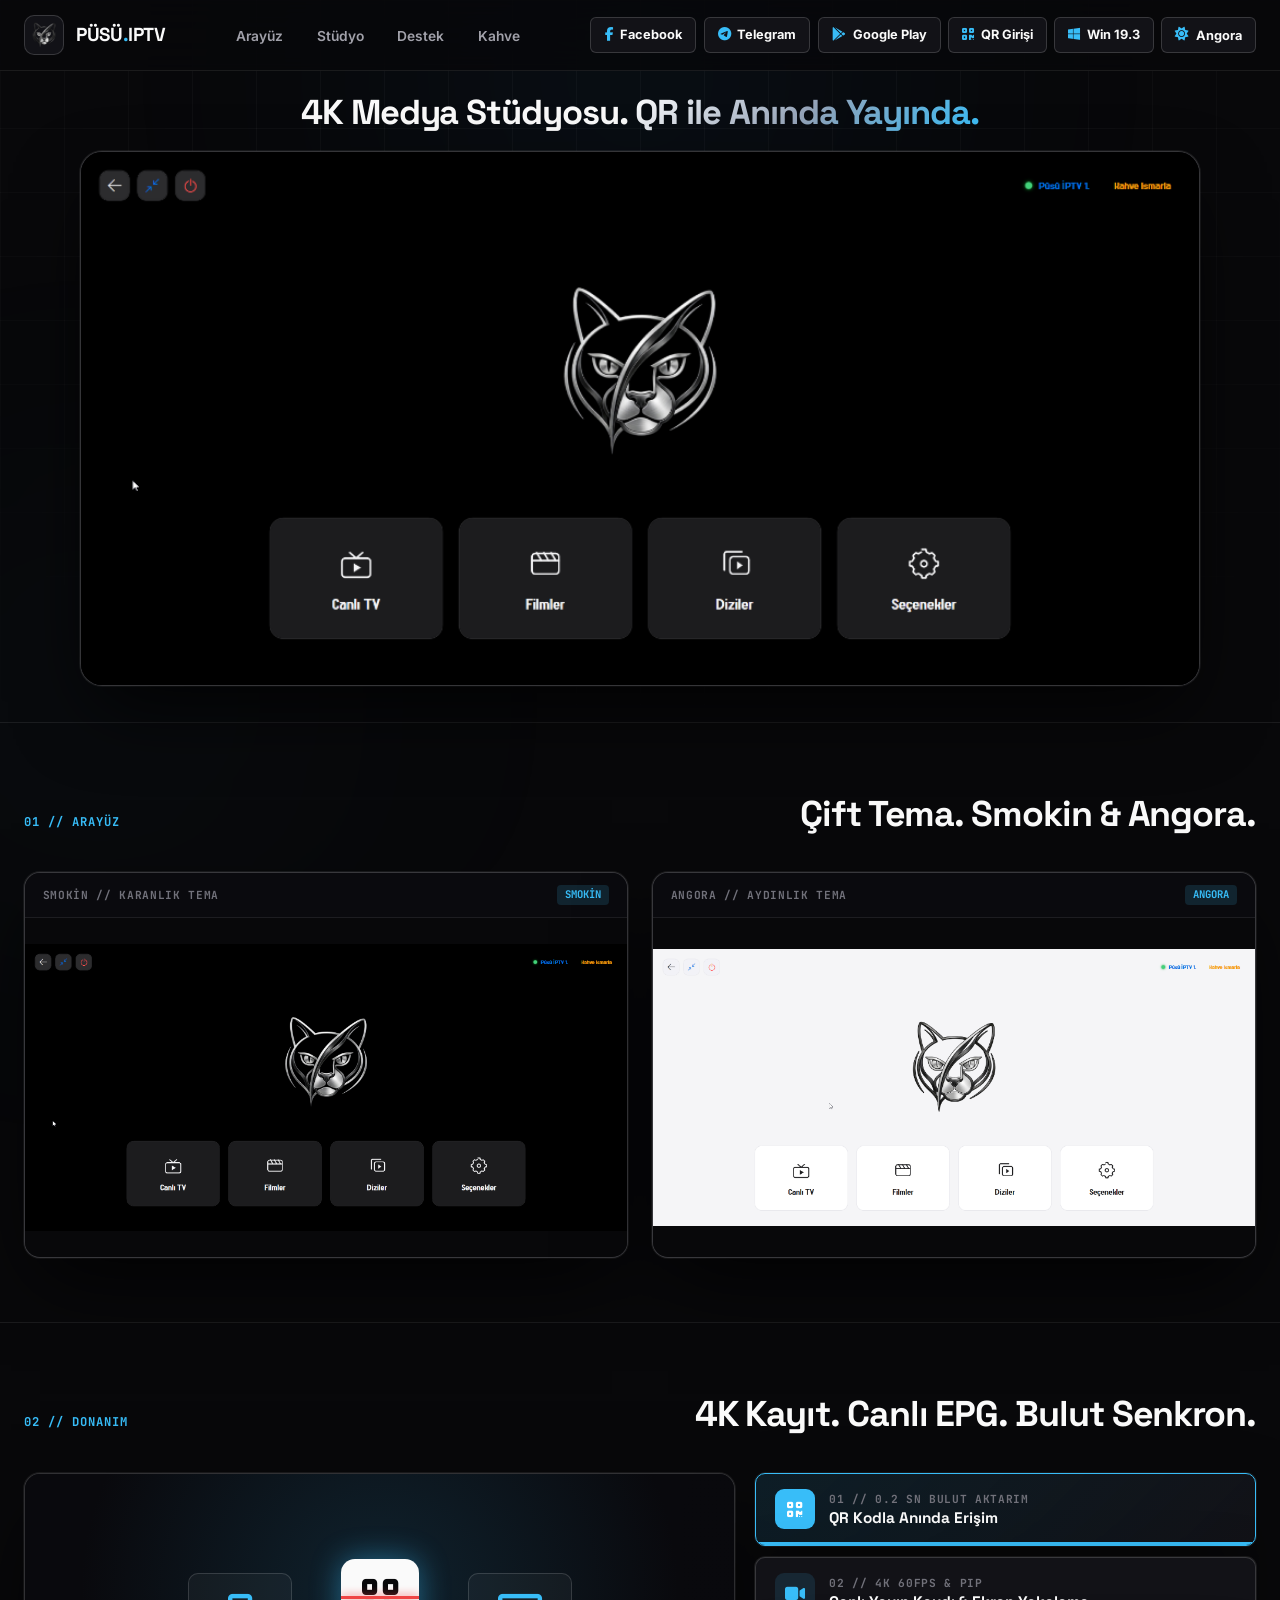
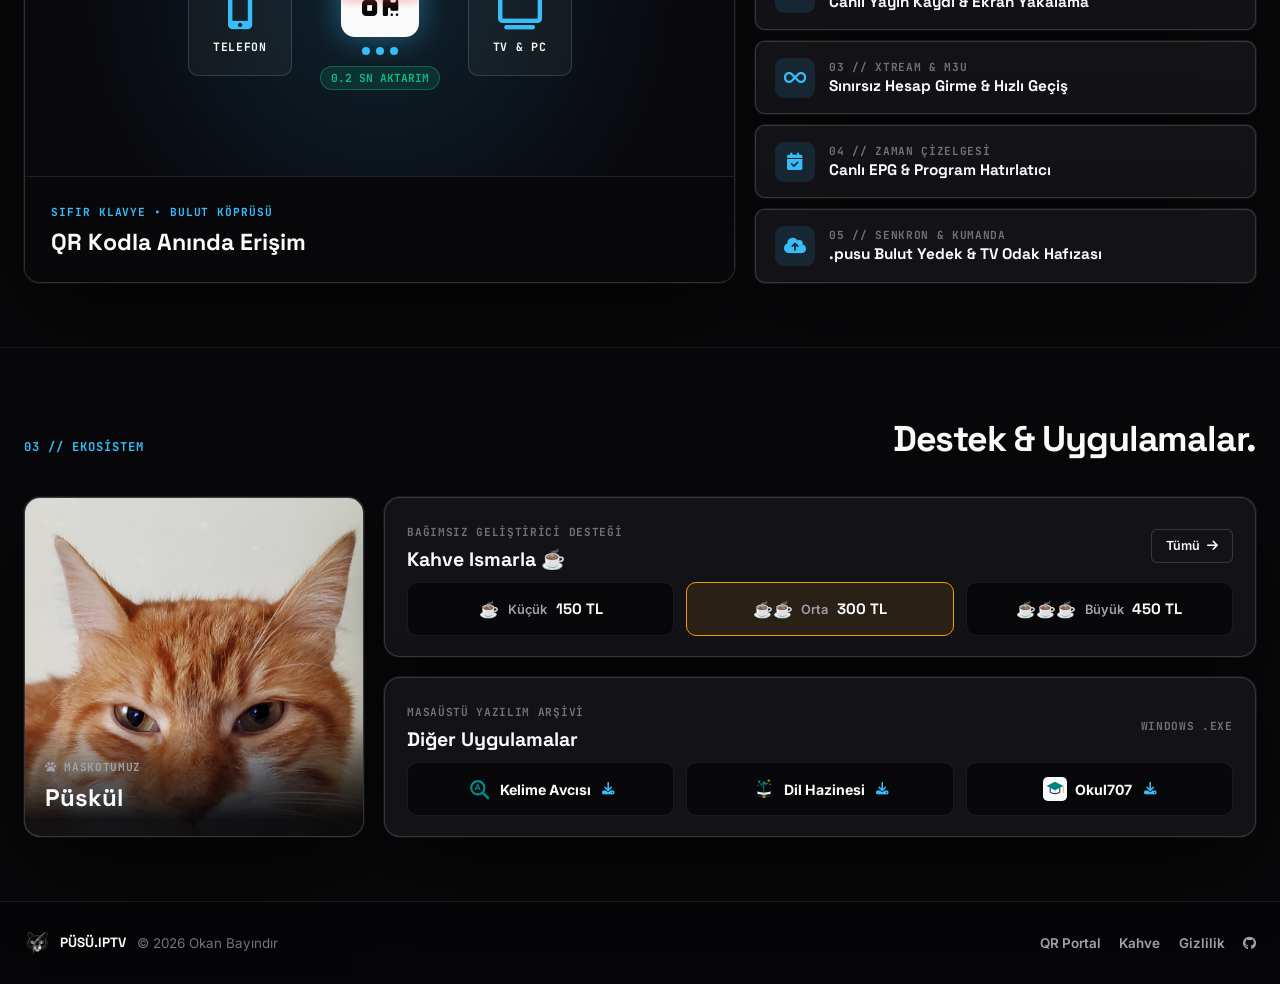
<file: index.html>
<!DOCTYPE html>
<html lang="tr" data-theme="dark">

<head>
    <meta charset="UTF-8">
    <meta name="viewport" content="width=device-width, initial-scale=1.0">
    <meta http-equiv="Cache-Control" content="no-cache, no-store, must-revalidate">
    <meta http-equiv="Pragma" content="no-cache">
    <meta http-equiv="Expires" content="0">
    <title>PÜSÜ IPTV — 4K Medya Stüdyosu • Windows &amp; Android TV</title>
    <meta name="description" content="Püsü IPTV — QR kodla anında eşleşme, 4K medya oynatıcı. Windows ve Android TV.">
    <link rel="icon" type="image/png" href="pusu_logo.png?v=20.2.0">
    <script>
        (function () {
            var params = new URLSearchParams(window.location.search);
            if (params.get('code')) {
                window.location.replace('qr.html' + window.location.search + window.location.hash);
                return;
            }
            var savedTheme = localStorage.getItem('pusu_theme') || 'dark';
            document.documentElement.setAttribute('data-theme', savedTheme);
        })();
        document.addEventListener('error', function (e) {
            if (e.target.tagName === 'IMG') {
                var src = e.target.getAttribute('src');
                if (src && !src.startsWith('images/') && !src.startsWith('http') && !src.startsWith('data:')) {
                    e.target.src = 'images/' + src;
                } else if (src && src.startsWith('images/')) {
                    e.target.src = src.replace('images/', '');
                }
            }
        }, true);
    </script>
    <link rel="preconnect" href="https://fonts.googleapis.com">
    <link rel="preconnect" href="https://fonts.gstatic.com" crossorigin>
    <link href="https://fonts.googleapis.com/css2?family=Inter:wght@500;600;700;800;900&family=JetBrains+Mono:wght@500;600;700&family=Space+Grotesk:wght@700;800&display=swap" rel="stylesheet">
    <link rel="stylesheet" href="https://cdnjs.cloudflare.com/ajax/libs/font-awesome/6.4.0/css/all.min.css">
    <link rel="preload" href="Canada.otf" as="font" type="font/otf" crossorigin>
    <link rel="stylesheet" href="style.css?v=20.2.0">
    <link rel="stylesheet" href="css/style.css?v=20.2.0">
</head>

<body>

    <div class="ds-grid-backdrop" aria-hidden="true"></div>
    <div class="ds-ambient-glow glow-top" aria-hidden="true"></div>
    <div class="ds-ambient-glow glow-mid" aria-hidden="true"></div>

    <!-- Header -->
    <header class="main-header" id="header">
        <div class="container nav-container">
            <a href="#" class="brand-logo">
                <div class="brand-emblem">
                    <img src="pusu_logo.png?v=19.7.0" alt="Püsü IPTV" class="brand-icon">
                </div>
                <div class="brand-meta">
                    <span class="brand-name">PÜSÜ<span class="brand-dot">.</span>IPTV</span>
                </div>
            </a>

            <nav class="main-nav" id="mainNav">
                <ul>
                    <li><a href="#arayuz">Arayüz</a></li>
                    <li><a href="#studyo">Stüdyo</a></li>
                    <li><a href="#destek">Destek</a></li>
                    <li><a href="kahve.html">Kahve</a></li>
                </ul>

                <!-- Sadece Mobil Menüde Açılan Hızlı Bağlantı Izgarası -->
                <div class="mobile-nav-actions">
                    <a href="https://play.google.com/store/apps/details?id=com.pusu.iptv&hl=tr" target="_blank" rel="noopener noreferrer" class="btn-header-uniform">
                        <i class="fab fa-google-play"></i>
                        <span>Google Play</span>
                    </a>
                    <a href="qr.html" class="btn-header-uniform">
                        <i class="fas fa-qrcode"></i>
                        <span>QR Girişi</span>
                    </a>
                    <a href="https://t.me/pusuiptv" target="_blank" rel="noopener noreferrer" class="btn-header-uniform">
                        <i class="fab fa-telegram"></i>
                        <span>Telegram</span>
                    </a>
                    <a href="https://www.facebook.com/share/g/18oyWEzKzU/" target="_blank" rel="noopener noreferrer" class="btn-header-uniform">
                        <i class="fab fa-facebook-f"></i>
                        <span>Facebook</span>
                    </a>
                    <a href="https://github.com/Okan707/pusu.iptv/releases/download/19.3.0/Pusu_IPTV_Setup.exe" class="btn-header-uniform btn-header-download mobile-span-2">
                        <i class="fab fa-windows"></i>
                        <span>Windows 19.3 İndir (.exe)</span>
                    </a>
                </div>
            </nav>

            <div class="header-actions">
                <a href="https://www.facebook.com/share/g/18oyWEzKzU/" target="_blank" rel="noopener noreferrer" class="btn-header-uniform hide-on-mobile" aria-label="Facebook">
                    <i class="fab fa-facebook-f"></i>
                    <span>Facebook</span>
                </a>
                <a href="https://t.me/pusuiptv" target="_blank" rel="noopener noreferrer" class="btn-header-uniform hide-on-mobile" aria-label="Telegram">
                    <i class="fab fa-telegram"></i>
                    <span>Telegram</span>
                </a>
                <a href="https://play.google.com/store/apps/details?id=com.pusu.iptv&hl=tr" target="_blank" rel="noopener noreferrer" class="btn-header-uniform" aria-label="Google Play">
                    <i class="fab fa-google-play"></i>
                    <span>Google Play</span>
                </a>
                <a href="qr.html" class="btn-header-uniform" aria-label="QR Girişi">
                    <i class="fas fa-qrcode"></i>
                    <span>QR Girişi</span>
                </a>
                <a href="https://github.com/Okan707/pusu.iptv/releases/download/19.3.0/Pusu_IPTV_Setup.exe" class="btn-header-uniform btn-header-download hide-on-mobile" aria-label="Windows 19.3">
                    <i class="fab fa-windows"></i>
                    <span>Win 19.3</span>
                </a>

                <!-- Smokin (Karanlık) / Angora (Aydınlık) Tema Değiştirici -->
                <button class="btn-header-uniform theme-toggle-btn" id="themeToggleBtn" aria-label="Temayı Değiştir" title="Smokin (Karanlık) / Angora (Aydınlık) Tema">
                    <i class="fas fa-sun theme-icon-light"></i>
                    <i class="fas fa-moon theme-icon-dark"></i>
                    <span class="theme-label" id="themeToggleLabel">Angora</span>
                </button>

                <button class="mobile-menu-toggle" id="mobileMenuBtn" aria-label="Menü">
                    <span></span>
                    <span></span>
                    <span></span>
                </button>
            </div>
        </div>
    </header>

    <!-- ==========================================================================
         01 // KARŞILAMA VİTRİNİ (İLK AÇILIŞTA TAM EKRAN SIĞAN YAPI)
         ========================================================================== -->
    <section class="ds-hero" id="hero">
        <div class="container">
            <div class="hero-top-bar reveal-fade-up">
                <h1 class="ds-hero-title">
                    4K Medya Stüdyosu. <span class="text-gradient-titanium">QR ile Anında Yayında.</span>
                </h1>
            </div>

            <!-- İlk Açılışta Alt Kısmı Kesilmeyen Tam Görünür Uygulama Çerçevesi (Üst Çubuksuz) -->
            <div class="hero-showcase-frame reveal-scale-in">
                <div class="studio-frame-outer">
                    <div class="studio-image-stage">
                        <img src="android_screen.png?v=20.0.0" alt="Püsü IPTV Karşılama Ekranı" class="hero-main-render" id="heroThemeImage">
                    </div>
                </div>
            </div>
        </div>
    </section>

    <!-- ==========================================================================
         02 // ARAYÜZ VİTRİNİ (SMOKİN & ANGORA ÇİFT TEMA)
         ========================================================================== -->
    <section class="ds-section" id="arayuz">
        <div class="container">
            <div class="ds-section-head-compact reveal-fade-up">
                <span class="ds-index">01 // ARAYÜZ</span>
                <h2 class="ds-title">Çift Tema. Smokin &amp; Angora.</h2>
            </div>

            <div class="showcase-screens-grid">
                <div class="screen-card-large reveal-fade-up">
                    <div class="screen-bar">
                        <span class="mono-xs">SMOKİN // KARANLIK TEMA</span>
                        <span class="screen-tag">SMOKİN</span>
                    </div>
                    <div class="screen-img-wrap">
                        <img src="windows_screen.png?v=20.0.0" alt="Smokin Karanlık Tema">
                    </div>
                </div>

                <div class="screen-card-large reveal-fade-up">
                    <div class="screen-bar">
                        <span class="mono-xs">ANGORA // AYDINLIK TEMA</span>
                        <span class="screen-tag">ANGORA</span>
                    </div>
                    <div class="screen-img-wrap">
                        <img src="android_screen.png?v=20.0.0" alt="Angora Aydınlık Tema">
                    </div>
                </div>
            </div>
        </div>
    </section>

    <!-- ==========================================================================
         03 // STÜDYO GÜCÜ (ANİMASYONLU ÖZELLİK TANITIM VİTRİNİ)
         ========================================================================== -->
    <section class="ds-section" id="studyo">
        <div class="container">
            <div class="ds-section-head-compact reveal-fade-up">
                <span class="ds-index">02 // DONANIM</span>
                <h2 class="ds-title">4K Kayıt. Canlı EPG. Bulut Senkron.</h2>
            </div>

            <div class="anim-showcase-wrap reveal-fade-up" id="animShowcase">
                <!-- Sol: Canlı Animasyon Sahnesi (5 Özellik Otomatik & Tıklamalı Geçiş) -->
                <div class="anim-stage-card">
                    <!-- Sahne 0: QR Kodla Anında Erişim -->
                    <div class="anim-scene active" data-scene="0">
                        <div class="scene-visual scene-qr-visual">
                            <div class="qr-anim-device qr-phone">
                                <i class="fas fa-mobile-screen-button"></i>
                                <span>TELEFON</span>
                            </div>
                            <div class="qr-anim-bridge">
                                <div class="qr-laser-box">
                                    <i class="fas fa-qrcode"></i>
                                    <span class="qr-laser-line"></span>
                                </div>
                                <div class="qr-data-stream">
                                    <span></span><span></span><span></span>
                                </div>
                                <strong class="qr-speed-tag">0.2 SN AKTARIM</strong>
                            </div>
                            <div class="qr-anim-device qr-tv">
                                <i class="fas fa-tv"></i>
                                <span>TV &amp; PC</span>
                            </div>
                        </div>
                        <div class="scene-caption">
                            <span class="bento-tag">SIFIR KLAVYE • BULUT KÖPRÜSÜ</span>
                            <h3>QR Kodla Anında Erişim</h3>
                        </div>
                    </div>

                    <!-- Sahne 1: 4K Yayın Kaydı & Anlık Kare Yakalama -->
                    <div class="anim-scene" data-scene="1">
                        <div class="scene-visual scene-rec-visual">
                            <img src="cinema_player_showcase.jpg" alt="4K Yayın Kaydı" class="scene-bg-img">
                            <div class="bento-hud-overlay">
                                <div class="rec-live-badge">
                                    <span class="rec-dot-pulse"></span>
                                    <span>REC 4K • 60 FPS</span>
                                    <span class="rec-timer">00:14:28</span>
                                </div>
                                <div class="pip-mode-tag">
                                    <i class="fas fa-camera"></i> ANLIK KARE &amp; PIP
                                </div>
                            </div>
                            <div class="rec-wave-bars">
                                <span></span><span></span><span></span><span></span><span></span><span></span><span></span><span></span>
                            </div>
                        </div>
                        <div class="scene-caption">
                            <span class="bento-tag">GPU DONANIM MOTORU</span>
                            <h3>4K Yayın Kaydı &amp; Anlık Kare Yakalama</h3>
                        </div>
                    </div>

                    <!-- Sahne 2: Sınırsız Hesap Girme (Xtream & M3U) -->
                    <div class="anim-scene" data-scene="2">
                        <div class="scene-visual scene-acc-visual">
                            <div class="acc-stack-anim">
                                <div class="acc-card-floating acc-f-1">
                                    <div class="acc-f-icon"><i class="fas fa-satellite-dish"></i></div>
                                    <div class="acc-f-info">
                                        <strong>Ulusal &amp; Spor 4K Paketi</strong>
                                        <span>Xtream Codes API • 54.000+ Kanal</span>
                                    </div>
                                    <span class="acc-f-badge">AKTİF</span>
                                </div>
                                <div class="acc-card-floating acc-f-2">
                                    <div class="acc-f-icon"><i class="fas fa-film"></i></div>
                                    <div class="acc-f-info">
                                        <strong>Sinema &amp; Dizi VOD Arşivi</strong>
                                        <span>M3U8 URL • 22.000+ İçerik</span>
                                    </div>
                                    <span class="acc-f-badge">HAZIR</span>
                                </div>
                                <div class="acc-card-floating acc-f-3">
                                    <div class="acc-f-icon"><i class="fas fa-plus"></i></div>
                                    <div class="acc-f-info">
                                        <strong>Sınırsız Yeni Profil Ekle</strong>
                                        <span>Tek Tıkla Hesaplar Arası Geçiş</span>
                                    </div>
                                    <span class="acc-f-badge">&infin; HESAP</span>
                                </div>
                            </div>
                        </div>
                        <div class="scene-caption">
                            <span class="bento-tag">ÇOKLU PORTAL YÖNETİCİSİ</span>
                            <h3>Sınırsız Xtream &amp; M3U Hesap Girme</h3>
                        </div>
                    </div>

                    <!-- Sahne 3: Canlı EPG & Program Hatırlatıcı -->
                    <div class="anim-scene" data-scene="3">
                        <div class="scene-visual scene-epg-visual">
                            <div class="epg-anim-list">
                                <div class="epg-track-card active">
                                    <div class="epg-track-top">
                                        <span class="ch-tag">SPOR 4K • CANLI</span>
                                        <span class="ch-time">20:45 - 23:00</span>
                                    </div>
                                    <strong>UEFA Şampiyonlar Ligi Finali</strong>
                                    <div class="epg-progress"><div class="epg-bar epg-bar-anim"></div></div>
                                </div>
                                <div class="epg-track-card">
                                    <div class="epg-track-top">
                                        <span class="ch-tag">SİNEMA 4K</span>
                                        <span class="ch-time">23:15</span>
                                    </div>
                                    <strong>Oppenheimer (IMAX UHD)</strong>
                                    <span class="epg-remind-badge"><i class="fas fa-bell fa-shake"></i> Hatırlatıcı Aktif</span>
                                </div>
                            </div>
                        </div>
                        <div class="scene-caption">
                            <span class="bento-tag">AKILLI ZAMAN ÇİZELGESİ</span>
                            <h3>Canlı EPG Akışı &amp; Yayın Hatırlatıcı</h3>
                        </div>
                    </div>

                    <!-- Sahne 4: .pusu Bulut Yedek & Kumanda Odak Hafızası -->
                    <div class="anim-scene" data-scene="4">
                        <div class="scene-visual scene-cloud-visual">
                            <div class="cloud-orbit-hub">
                                <div class="orbit-node"><i class="fas fa-desktop"></i><span>Windows PC</span></div>
                                <div class="orbit-beam"><span></span></div>
                                <div class="orbit-center">
                                    <img src="pusu_logo.png?v=20.1.0" alt=".pusu">
                                    <strong>.pusu</strong>
                                </div>
                                <div class="orbit-beam"><span></span></div>
                                <div class="orbit-node"><i class="fas fa-tv"></i><span>Android TV</span></div>
                            </div>
                        </div>
                        <div class="scene-caption">
                            <span class="bento-tag">CİHAZLAR ARASI TAM EŞLEŞME</span>
                            <h3>.pusu Bulut Yedek &amp; Kumanda Odak Hafızası</h3>
                        </div>
                    </div>
                </div>

                <!-- Sağ: İnteraktif Animasyonlu Özellik Seçici Liste -->
                <div class="anim-triggers-col">
                    <button class="anim-trigger-btn active" data-target="0">
                        <div class="at-icon"><i class="fas fa-qrcode"></i></div>
                        <div class="at-text">
                            <span class="mono-xs">01 // 0.2 SN BULUT AKTARIM</span>
                            <strong>QR Kodla Anında Erişim</strong>
                        </div>
                        <div class="at-progress"><span class="at-bar"></span></div>
                    </button>

                    <button class="anim-trigger-btn" data-target="1">
                        <div class="at-icon"><i class="fas fa-video"></i></div>
                        <div class="at-text">
                            <span class="mono-xs">02 // 4K 60FPS &amp; PIP</span>
                            <strong>Canlı Yayın Kaydı &amp; Ekran Yakalama</strong>
                        </div>
                        <div class="at-progress"><span class="at-bar"></span></div>
                    </button>

                    <button class="anim-trigger-btn" data-target="2">
                        <div class="at-icon"><i class="fas fa-infinity"></i></div>
                        <div class="at-text">
                            <span class="mono-xs">03 // XTREAM &amp; M3U</span>
                            <strong>Sınırsız Hesap Girme &amp; Hızlı Geçiş</strong>
                        </div>
                        <div class="at-progress"><span class="at-bar"></span></div>
                    </button>

                    <button class="anim-trigger-btn" data-target="3">
                        <div class="at-icon"><i class="fas fa-calendar-check"></i></div>
                        <div class="at-text">
                            <span class="mono-xs">04 // ZAMAN ÇİZELGESİ</span>
                            <strong>Canlı EPG &amp; Program Hatırlatıcı</strong>
                        </div>
                        <div class="at-progress"><span class="at-bar"></span></div>
                    </button>

                    <button class="anim-trigger-btn" data-target="4">
                        <div class="at-icon"><i class="fas fa-cloud-arrow-up"></i></div>
                        <div class="at-text">
                            <span class="mono-xs">05 // SENKRON &amp; KUMANDA</span>
                            <strong>.pusu Bulut Yedek &amp; TV Odak Hafızası</strong>
                        </div>
                        <div class="at-progress"><span class="at-bar"></span></div>
                    </button>
                </div>
            </div>
        </div>
    </section>

    <!-- ==========================================================================
         04 // PÜSKÜL, DESTEK & DİĞER UYGULAMALAR
         ========================================================================== -->
    <section class="ds-section" id="destek">
        <div class="container">
            <div class="ds-section-head-compact reveal-fade-up">
                <span class="ds-index">03 // EKOSİSTEM</span>
                <h2 class="ds-title">Destek &amp; Uygulamalar.</h2>
            </div>

            <div class="ecosystem-grid">
                <!-- Püskül Görsel Kartı -->
                <div class="eco-mascot-card reveal-fade-up">
                    <img src="puskul_waiting.png?v=19.8.0" alt="Püskül" class="eco-mascot-img">
                    <div class="eco-mascot-overlay">
                        <span class="mono-xs"><i class="fas fa-paw"></i> MASKOTUMUZ</span>
                        <h3>Püskül</h3>
                    </div>
                </div>

                <!-- Kahve & Diğer Projeler (Simetrik Çift Kart) -->
                <div class="eco-actions-col">
                    <!-- Üst Kart: Kahve Ismarla -->
                    <div class="eco-sym-card reveal-fade-up" id="kahve">
                        <div class="eco-sym-head">
                            <div>
                                <span class="mono-xs">BAĞIMSIZ GELİŞTİRİCİ DESTEĞİ</span>
                                <h3>Kahve Ismarla ☕</h3>
                            </div>
                            <a href="kahve.html" class="btn-ds-outline btn-sm">Tümü <i class="fas fa-arrow-right"></i></a>
                        </div>
                        <div class="eco-sym-items-grid">
                            <a href="kahve.html?t=150" class="eco-sym-item c-tier">
                                <span class="c-emoji">☕</span>
                                <span class="c-name">Küçük</span>
                                <strong class="c-price">150 TL</strong>
                            </a>
                            <a href="kahve.html?t=300" class="eco-sym-item c-tier featured">
                                <span class="c-emoji">☕☕</span>
                                <span class="c-name">Orta</span>
                                <strong class="c-price">300 TL</strong>
                            </a>
                            <a href="kahve.html?t=450" class="eco-sym-item c-tier">
                                <span class="c-emoji">☕☕☕</span>
                                <span class="c-name">Büyük</span>
                                <strong class="c-price">450 TL</strong>
                            </a>
                        </div>
                    </div>

                    <!-- Alt Kart: Diğer Uygulamalar -->
                    <div class="eco-sym-card reveal-fade-up" id="diger-projeler">
                        <div class="eco-sym-head">
                            <div>
                                <span class="mono-xs">MASAÜSTÜ YAZILIM ARŞİVİ</span>
                                <h3>Diğer Uygulamalar</h3>
                            </div>
                            <span class="mono-xs">WINDOWS .EXE</span>
                        </div>
                        <div class="eco-sym-items-grid">
                            <a href="https://github.com/Okan707/Kelime_Avcisi/releases/download/1.6/Kelime_Avcisi_Setup.exe" class="eco-sym-item mini-proj-pill">
                                <img src="kelime_avcisi_icon_final.svg" alt="Kelime Avcısı">
                                <strong>Kelime Avcısı</strong>
                                <i class="fas fa-download"></i>
                            </a>
                            <a href="https://github.com/Okan707/Dil_Hazinesi/releases/download/1.0/Dil_Hazinesi.exe" class="eco-sym-item mini-proj-pill">
                                <img src="dil_hazinesi_icon_final.svg" alt="Dil Hazinesi">
                                <strong>Dil Hazinesi</strong>
                                <i class="fas fa-download"></i>
                            </a>
                            <a href="https://github.com/Okan707/Okul707/releases/download/1.0/Okul707_Setup.exe" class="eco-sym-item mini-proj-pill">
                                <img src="okul707_icon.svg" alt="Okul707">
                                <strong>Okul707</strong>
                                <i class="fas fa-download"></i>
                            </a>
                        </div>
                    </div>
                </div>
            </div>
        </div>
    </section>

    <!-- Minimal Footer -->
    <footer class="ds-footer-minimal">
        <div class="container ds-footer-bar">
            <div class="footer-brand-inline">
                <img src="pusu_logo.png?v=19.7.0" alt="Püsü IPTV">
                <strong>PÜSÜ.IPTV</strong>
                <span>&copy; 2026 Okan Bayındır</span>
            </div>

            <div class="footer-inline-links">
                <a href="qr.html">QR Portal</a>
                <a href="kahve.html">Kahve</a>
                <a href="gizlilik.html">Gizlilik</a>
                <a href="https://github.com/okan707" target="_blank" rel="noopener noreferrer"><i class="fab fa-github"></i></a>
            </div>
        </div>
    </footer>

    <script src="main.js?v=20.2.0"></script>
</body>

</html>
</file>
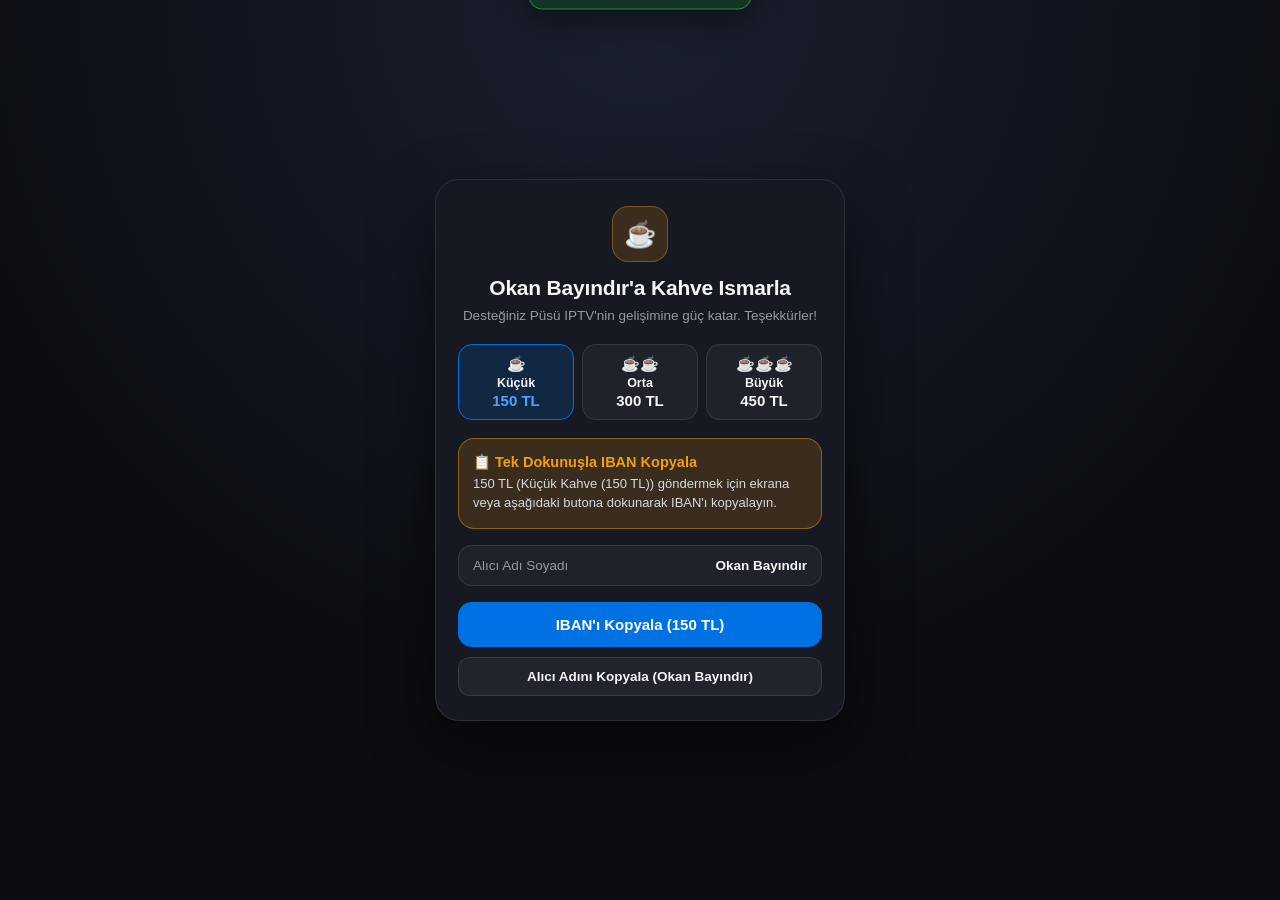
<file: kahve/index.html>
<!DOCTYPE html>
<html>
<head>
    <meta charset="UTF-8">
    <script>
        window.location.replace("../kahve.html" + window.location.search + window.location.hash);
    </script>
</head>
<body></body>
</html>
</file>
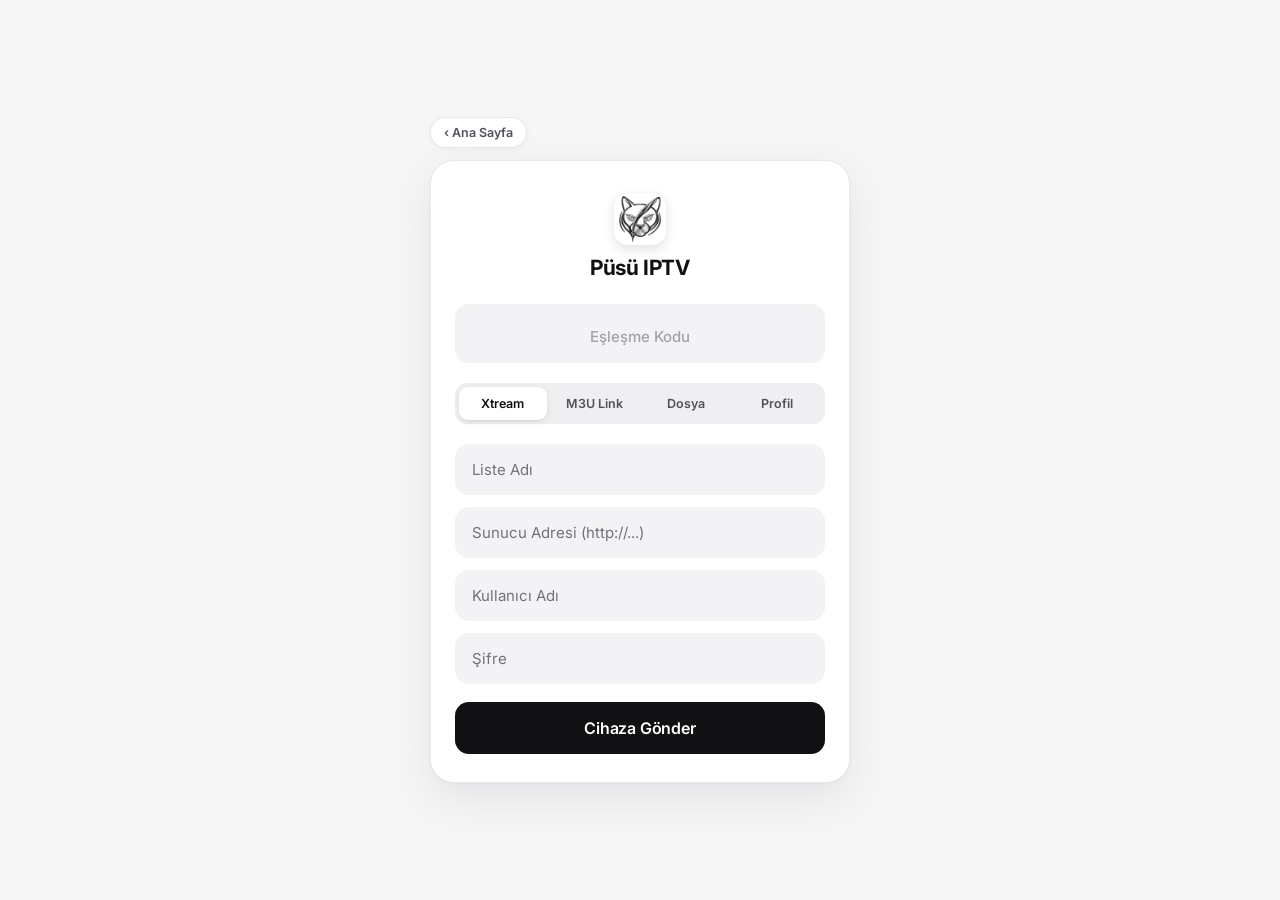
<file: qr/index.html>
<!DOCTYPE html>
<html>
<head>
    <meta charset="UTF-8">
    <script>
        window.location.replace("../qr.html" + window.location.search + window.location.hash);
    </script>
</head>
<body></body>
</html>
</file>
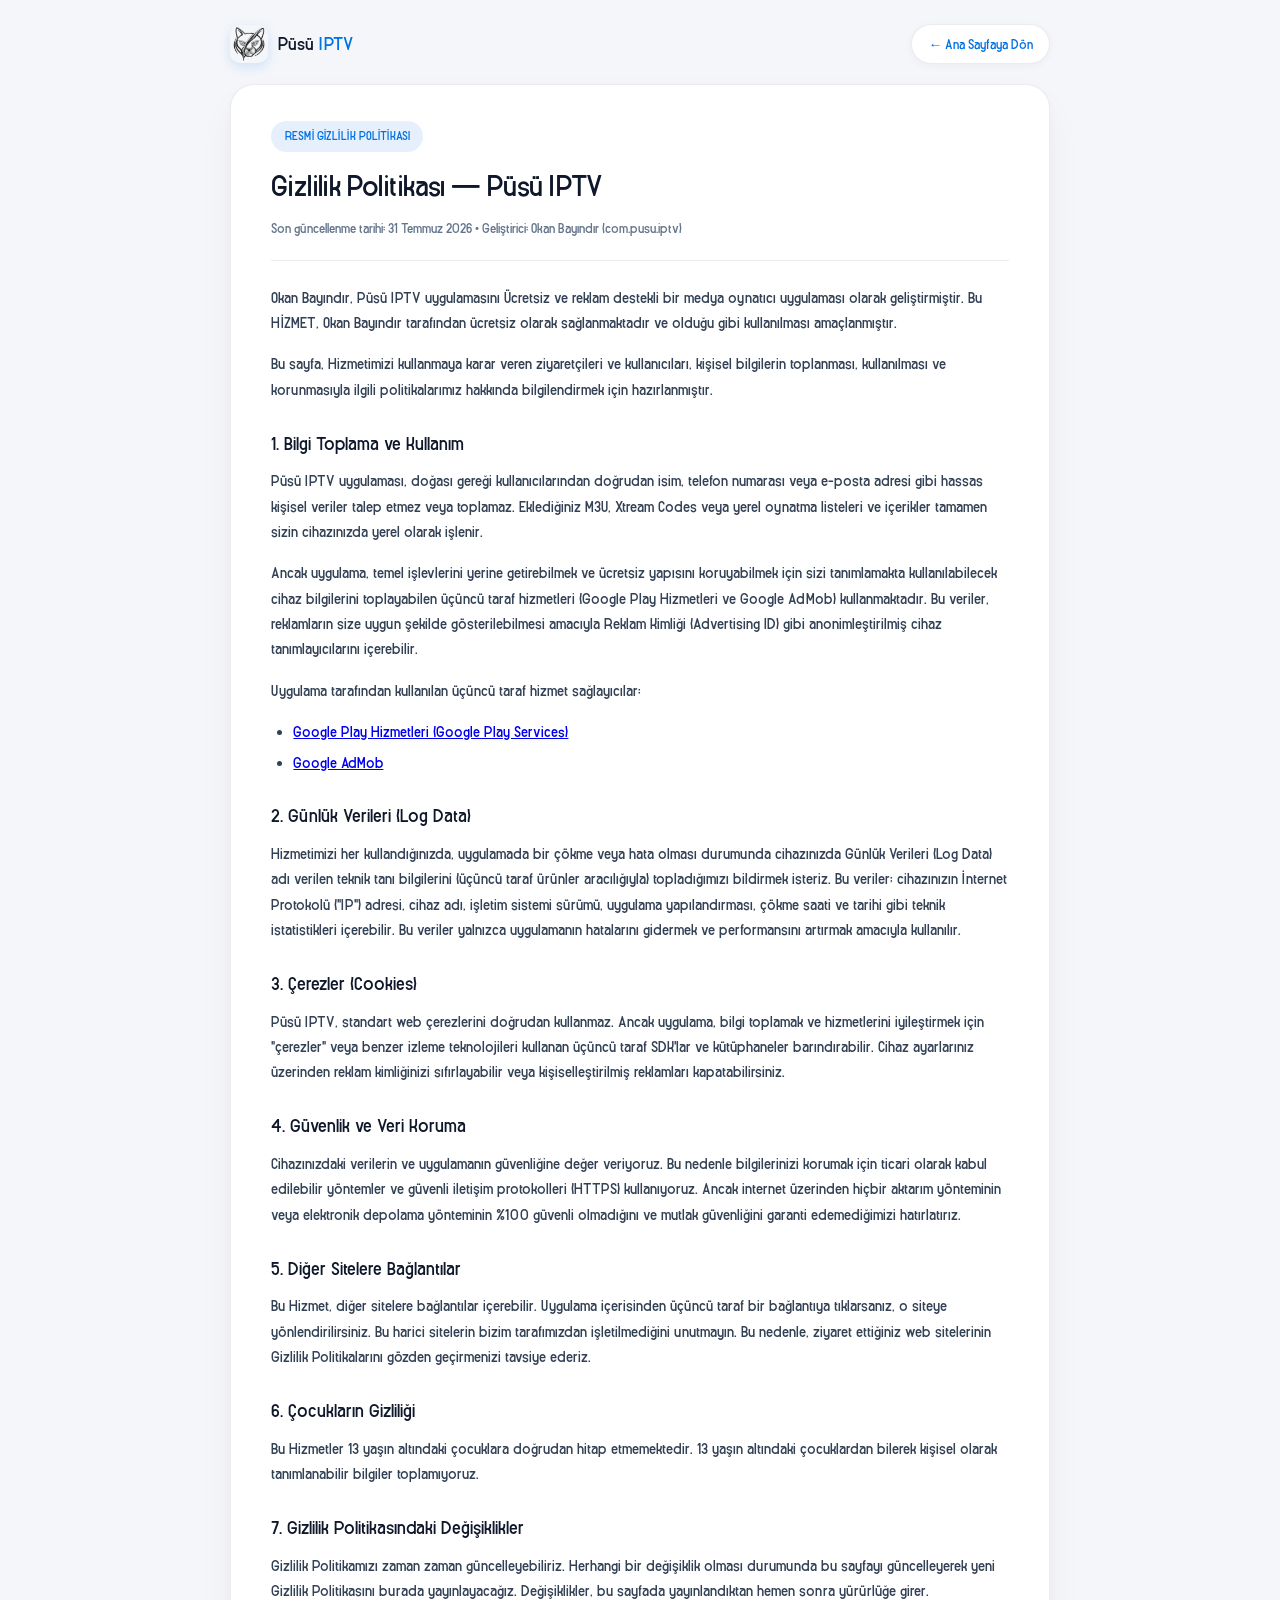
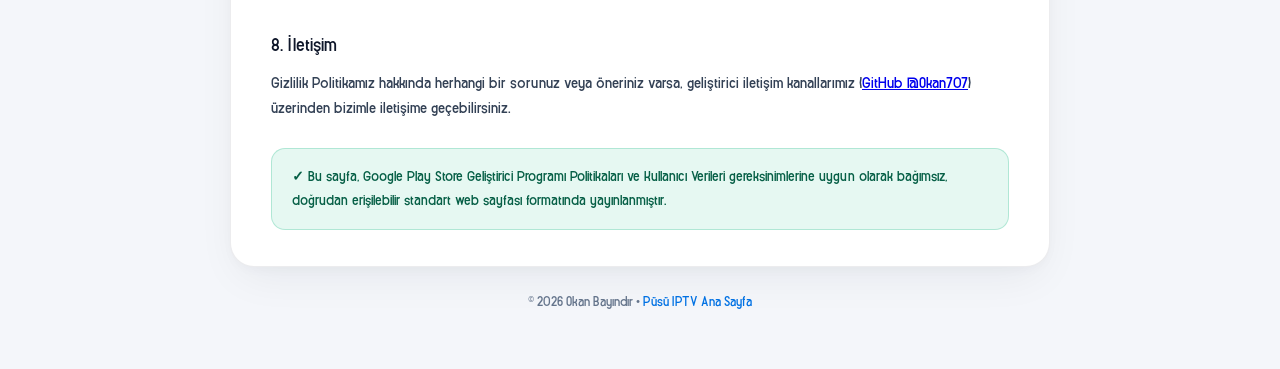
<file: gizlilik.html>
<!DOCTYPE html>
<html lang="tr">
<head>
    <meta charset="UTF-8">
    <meta name="viewport" content="width=device-width, initial-scale=1.0">
    <title>Gizlilik Politikası — Püsü IPTV</title>
    <meta name="description" content="Püsü IPTV uygulaması Gizlilik Politikası. Kişisel verilerin korunması, üçüncü taraf hizmetler ve kullanıcı güvenliği hakkında bilgilendirme.">
    <meta name="robots" content="index, follow">
    <link rel="icon" type="image/png" href="pusu_logo.png">
    <style>
        @font-face {
            font-family: 'Canada';
            src: url('Canada.otf') format('opentype'),
                 url('fonts/Canada.otf') format('opentype');
            font-weight: 100 900;
            font-style: normal;
            font-display: swap;
        }

        :root {
            --bg-page: #F4F6FA;
            --bg-card: #FFFFFF;
            --bg-subtle: #EEF2F8;
            --text-primary: #0F172A;
            --text-secondary: #334155;
            --text-muted: #64748B;
            --accent-blue: #0071E3;
            --accent-green: #10B981;
            --border-light: rgba(15, 23, 42, 0.08);
            --shadow-card: 0 16px 45px -10px rgba(15, 23, 42, 0.07), 0 4px 12px -2px rgba(15, 23, 42, 0.03);
        }

        * {
            margin: 0;
            padding: 0;
            box-sizing: border-box;
            font-family: 'Canada', -apple-system, BlinkMacSystemFont, "SF Pro Display", "Segoe UI", Roboto, sans-serif;
        }

        body {
            background-color: var(--bg-page);
            color: var(--text-primary);
            line-height: 1.65;
            -webkit-font-smoothing: antialiased;
            padding: 1.5rem 1rem 3.5rem;
        }

        .policy-wrapper {
            max-width: 820px;
            margin: 0 auto;
        }

        /* Compact Top Navigation Bar */
        .top-nav {
            display: flex;
            align-items: center;
            justify-content: space-between;
            margin-bottom: 1.25rem;
            gap: 1rem;
        }

        .brand-link {
            display: inline-flex;
            align-items: center;
            gap: 0.65rem;
            text-decoration: none;
            color: var(--text-primary);
            font-weight: 800;
            font-size: 1.15rem;
        }

        .brand-link img {
            width: 38px;
            height: 38px;
            border-radius: 10px;
            box-shadow: 0 4px 12px rgba(0, 113, 227, 0.15);
        }

        .brand-link span strong {
            color: var(--accent-blue);
        }

        .back-home-btn {
            display: inline-flex;
            align-items: center;
            gap: 0.45rem;
            padding: 0.5rem 1rem;
            background: var(--bg-card);
            color: var(--accent-blue);
            border: 1px solid var(--border-light);
            border-radius: 999px;
            text-decoration: none;
            font-size: 0.85rem;
            font-weight: 700;
            box-shadow: 0 2px 8px rgba(15, 23, 42, 0.04);
            transition: all 0.2s ease;
        }

        .back-home-btn:hover {
            background: var(--accent-blue);
            color: #FFFFFF;
        }

        /* Main Policy Card - Immediately visible without scrolling */
        .policy-card {
            background: var(--bg-card);
            border: 1px solid var(--border-light);
            border-radius: 24px;
            padding: 2.25rem 2.5rem;
            box-shadow: var(--shadow-card);
        }

        .policy-header {
            border-bottom: 1px solid var(--border-light);
            padding-bottom: 1.25rem;
            margin-bottom: 1.5rem;
        }

        .policy-badge {
            display: inline-block;
            background: rgba(0, 113, 227, 0.1);
            color: var(--accent-blue);
            font-size: 0.78rem;
            font-weight: 700;
            padding: 0.3rem 0.85rem;
            border-radius: 999px;
            margin-bottom: 0.65rem;
        }

        .policy-header h1 {
            font-size: 1.85rem;
            font-weight: 800;
            letter-spacing: -0.02em;
            color: var(--text-primary);
            margin-bottom: 0.4rem;
        }

        .policy-meta {
            font-size: 0.85rem;
            color: var(--text-muted);
            font-weight: 600;
        }

        .policy-content p {
            color: var(--text-secondary);
            font-size: 0.96rem;
            margin-bottom: 1rem;
        }

        .policy-content h2 {
            font-size: 1.18rem;
            font-weight: 800;
            color: var(--text-primary);
            margin: 1.6rem 0 0.6rem;
        }

        .policy-content ul {
            margin: 0.5rem 0 1.1rem 1.4rem;
            color: var(--text-secondary);
            font-size: 0.95rem;
        }

        .policy-content li {
            margin-bottom: 0.35rem;
        }

        .store-compliance-box {
            margin-top: 1.75rem;
            background: rgba(16, 185, 129, 0.1);
            border: 1px solid rgba(16, 185, 129, 0.25);
            color: #065F46;
            padding: 1rem 1.25rem;
            border-radius: 14px;
            font-size: 0.9rem;
            font-weight: 700;
        }

        .policy-footer {
            margin-top: 1.5rem;
            text-align: center;
            font-size: 0.84rem;
            color: var(--text-muted);
        }

        .policy-footer a {
            color: var(--accent-blue);
            text-decoration: none;
            font-weight: 700;
        }

        @media (max-width: 640px) {
            body {
                padding: 1rem 0.75rem 2.5rem;
            }
            .policy-card {
                padding: 1.5rem 1.2rem;
                border-radius: 20px;
            }
            .policy-header h1 {
                font-size: 1.45rem;
            }
        }
    </style>
</head>
<body>

    <div class="policy-wrapper">
        <nav class="top-nav">
            <a href="index.html" class="brand-link">
                <img src="pusu_logo.png" alt="Püsü IPTV Logo">
                <span>Püsü <strong>IPTV</strong></span>
            </a>
            <a href="index.html" class="back-home-btn">
                &#8592; Ana Sayfaya Dön
            </a>
        </nav>

        <main class="policy-card">
            <header class="policy-header">
                <span class="policy-badge">RESMİ GİZLİLİK POLİTİKASI</span>
                <h1>Gizlilik Politikası — Püsü IPTV</h1>
                <p class="policy-meta">Son güncellenme tarihi: 31 Temmuz 2026 • Geliştirici: Okan Bayındır (com.pusu.iptv)</p>
            </header>

            <div class="policy-content">
                <p>
                    Okan Bayındır, <strong>Püsü IPTV</strong> uygulamasını <strong>Ücretsiz ve reklam destekli</strong> bir medya oynatıcı uygulaması olarak geliştirmiştir. Bu HİZMET, Okan Bayındır tarafından ücretsiz olarak sağlanmaktadır ve olduğu gibi kullanılması amaçlanmıştır.
                </p>

                <p>
                    Bu sayfa, Hizmetimizi kullanmaya karar veren ziyaretçileri ve kullanıcıları, kişisel bilgilerin toplanması, kullanılması ve korunmasıyla ilgili politikalarımız hakkında bilgilendirmek için hazırlanmıştır.
                </p>

                <h2>1. Bilgi Toplama ve Kullanım</h2>
                <p>
                    Püsü IPTV uygulaması, doğası gereği kullanıcılarından doğrudan isim, telefon numarası veya e-posta adresi gibi hassas kişisel veriler talep etmez veya toplamaz. Eklediğiniz M3U, Xtream Codes veya yerel oynatma listeleri ve içerikler tamamen sizin cihazınızda yerel olarak işlenir.
                </p>
                <p>
                    Ancak uygulama, temel işlevlerini yerine getirebilmek ve ücretsiz yapısını koruyabilmek için sizi tanımlamakta kullanılabilecek cihaz bilgilerini toplayabilen üçüncü taraf hizmetleri (Google Play Hizmetleri ve Google AdMob) kullanmaktadır. Bu veriler, reklamların size uygun şekilde gösterilebilmesi amacıyla Reklam Kimliği (Advertising ID) gibi anonimleştirilmiş cihaz tanımlayıcılarını içerebilir.
                </p>
                <p><strong>Uygulama tarafından kullanılan üçüncü taraf hizmet sağlayıcılar:</strong></p>
                <ul>
                    <li><a href="https://www.google.com/policies/privacy/" target="_blank" rel="noopener noreferrer">Google Play Hizmetleri (Google Play Services)</a></li>
                    <li><a href="https://support.google.com/admob/answer/6128543?hl=tr" target="_blank" rel="noopener noreferrer">Google AdMob</a></li>
                </ul>

                <h2>2. Günlük Verileri (Log Data)</h2>
                <p>
                    Hizmetimizi her kullandığınızda, uygulamada bir çökme veya hata olması durumunda cihazınızda Günlük Verileri (Log Data) adı verilen teknik tanı bilgilerini (üçüncü taraf ürünler aracılığıyla) topladığımızı bildirmek isteriz. Bu veriler; cihazınızın İnternet Protokolü ("IP") adresi, cihaz adı, işletim sistemi sürümü, uygulama yapılandırması, çökme saati ve tarihi gibi teknik istatistikleri içerebilir. Bu veriler yalnızca uygulamanın hatalarını gidermek ve performansını artırmak amacıyla kullanılır.
                </p>

                <h2>3. Çerezler (Cookies)</h2>
                <p>
                    Püsü IPTV, standart web çerezlerini doğrudan kullanmaz. Ancak uygulama, bilgi toplamak ve hizmetlerini iyileştirmek için "çerezler" veya benzer izleme teknolojileri kullanan üçüncü taraf SDK'lar ve kütüphaneler barındırabilir. Cihaz ayarlarınız üzerinden reklam kimliğinizi sıfırlayabilir veya kişiselleştirilmiş reklamları kapatabilirsiniz.
                </p>

                <h2>4. Güvenlik ve Veri Koruma</h2>
                <p>
                    Cihazınızdaki verilerin ve uygulamanın güvenliğine değer veriyoruz. Bu nedenle bilgilerinizi korumak için ticari olarak kabul edilebilir yöntemler ve güvenli iletişim protokolleri (HTTPS) kullanıyoruz. Ancak internet üzerinden hiçbir aktarım yönteminin veya elektronik depolama yönteminin %100 güvenli olmadığını ve mutlak güvenliğini garanti edemediğimizi hatırlatırız.
                </p>

                <h2>5. Diğer Sitelere Bağlantılar</h2>
                <p>
                    Bu Hizmet, diğer sitelere bağlantılar içerebilir. Uygulama içerisinden üçüncü taraf bir bağlantıya tıklarsanız, o siteye yönlendirilirsiniz. Bu harici sitelerin bizim tarafımızdan işletilmediğini unutmayın. Bu nedenle, ziyaret ettiğiniz web sitelerinin Gizlilik Politikalarını gözden geçirmenizi tavsiye ederiz.
                </p>

                <h2>6. Çocukların Gizliliği</h2>
                <p>
                    Bu Hizmetler 13 yaşın altındaki çocuklara doğrudan hitap etmemektedir. 13 yaşın altındaki çocuklardan bilerek kişisel olarak tanımlanabilir bilgiler toplamıyoruz.
                </p>

                <h2>7. Gizlilik Politikasındaki Değişiklikler</h2>
                <p>
                    Gizlilik Politikamızı zaman zaman güncelleyebiliriz. Herhangi bir değişiklik olması durumunda bu sayfayı güncelleyerek yeni Gizlilik Politikasını burada yayınlayacağız. Değişiklikler, bu sayfada yayınlandıktan hemen sonra yürürlüğe girer.
                </p>

                <h2>8. İletişim</h2>
                <p>
                    Gizlilik Politikamız hakkında herhangi bir sorunuz veya öneriniz varsa, geliştirici iletişim kanallarımız (<a href="https://github.com/Okan707/pusu.iptv" target="_blank" rel="noopener noreferrer">GitHub @Okan707</a>) üzerinden bizimle iletişime geçebilirsiniz.
                </p>

                <div class="store-compliance-box">
                    ✓ Bu sayfa, Google Play Store Geliştirici Programı Politikaları ve Kullanıcı Verileri gereksinimlerine uygun olarak bağımsız, doğrudan erişilebilir standart web sayfası formatında yayınlanmıştır.
                </div>
            </div>
        </main>

        <footer class="policy-footer">
            <p>&copy; 2026 Okan Bayındır • <a href="index.html">Püsü IPTV Ana Sayfa</a></p>
        </footer>
    </div>

</body>
</html>
</file>
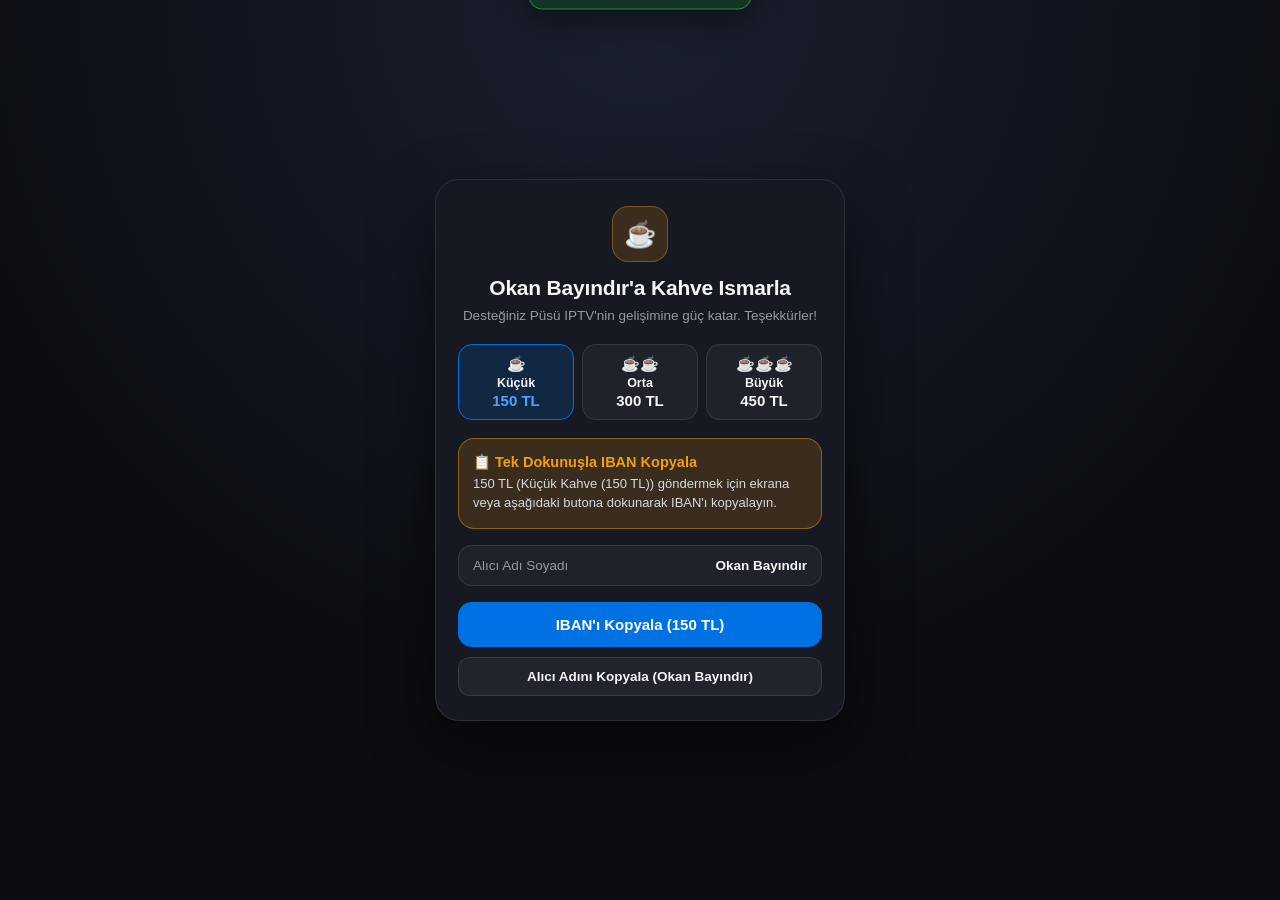
<file: kahve.html>
<!DOCTYPE html>
<html lang="tr">
<head>
  <meta charset="UTF-8" />
  <meta name="viewport" content="width=device-width, initial-scale=1.0, maximum-scale=1.0, user-scalable=no" />
  <title>Okan Bayındır'a Kahve Ismarla</title>
  <style>
    :root {
      --bg: #0b0d12;
      --card: #161922;
      --border: rgba(255, 255, 255, 0.1);
      --text: #f5f5f7;
      --muted: #98989f;
      --accent: #0071e3;
      --accent-soft: rgba(0, 113, 227, 0.16);
      --coffee: #f59e0b;
      --coffee-soft: rgba(245, 158, 11, 0.16);
      --ok: #30d158;
      --ok-soft: rgba(48, 209, 88, 0.16);
    }
    * { box-sizing: border-box; margin: 0; padding: 0; -webkit-tap-highlight-color: transparent; }
    body {
      font-family: -apple-system, BlinkMacSystemFont, "Segoe UI Variable Display", "Segoe UI", Roboto, Helvetica, Arial, sans-serif;
      background: radial-gradient(circle at top, #1b2030 0%, var(--bg) 65%);
      color: var(--text);
      min-height: 100dvh;
      display: flex;
      align-items: center;
      justify-content: center;
      padding: 20px 16px;
    }
    .toast {
      position: fixed;
      top: 18px;
      left: 50%;
      transform: translateX(-50%) translateY(-120%);
      background: #143321;
      border: 1px solid rgba(48, 209, 88, 0.55);
      color: #d9ffe4;
      padding: 12px 18px;
      border-radius: 14px;
      font-size: 14px;
      font-weight: 600;
      box-shadow: 0 12px 32px rgba(0,0,0,0.45);
      transition: transform 0.32s cubic-bezier(0.22, 1, 0.36, 1);
      z-index: 100;
      white-space: nowrap;
    }
    .toast.show { transform: translateX(-50%) translateY(0); }
    .card {
      width: 100%;
      max-width: 410px;
      background: var(--card);
      border: 1px solid var(--border);
      border-radius: 24px;
      padding: 26px 22px 24px;
      box-shadow: 0 24px 60px rgba(0, 0, 0, 0.55);
      text-align: center;
    }
    .icon-box {
      width: 56px;
      height: 56px;
      border-radius: 16px;
      background: var(--coffee-soft);
      border: 1px solid rgba(245, 158, 11, 0.35);
      display: flex;
      align-items: center;
      justify-content: center;
      margin: 0 auto 14px;
      font-size: 26px;
    }
    h1 {
      font-size: 21px;
      font-weight: 700;
      letter-spacing: -0.2px;
      margin-bottom: 6px;
    }
    .sub {
      font-size: 13.5px;
      color: var(--muted);
      line-height: 1.45;
      margin-bottom: 18px;
    }
    .tiers {
      display: grid;
      grid-template-columns: repeat(3, 1fr);
      gap: 8px;
      margin-bottom: 18px;
    }
    .tier {
      background: rgba(255,255,255,0.04);
      border: 1.5px solid var(--border);
      border-radius: 14px;
      padding: 10px 6px;
      cursor: pointer;
      transition: all 0.18s ease;
    }
    .tier.active {
      background: var(--accent-soft);
      border-color: var(--accent);
    }
    .tier-cups { font-size: 15px; margin-bottom: 3px; }
    .tier-name { font-size: 12.5px; color: var(--text); font-weight: 600; }
    .tier-price { font-size: 15px; font-weight: 700; color: var(--text); margin-top: 2px; }
    .tier.active .tier-price { color: #4da3ff; }

    .notice {
      border-radius: 16px;
      padding: 15px 14px;
      margin-bottom: 16px;
      border: 1px solid rgba(48, 209, 88, 0.4);
      background: var(--ok-soft);
      text-align: left;
      display: none;
    }
    .notice.show { display: block; animation: pop 0.25s ease; }
    .notice.pending {
      display: block;
      border-color: rgba(245, 158, 11, 0.45);
      background: var(--coffee-soft);
    }
    .notice-title {
      font-size: 14.5px;
      font-weight: 700;
      color: var(--ok);
      margin-bottom: 4px;
      display: flex;
      align-items: center;
      gap: 6px;
    }
    .notice.pending .notice-title { color: var(--coffee); }
    .notice-desc {
      font-size: 13px;
      color: #d6d9e0;
      line-height: 1.45;
    }
    .meta-box {
      background: rgba(255,255,255,0.04);
      border: 1px solid var(--border);
      border-radius: 14px;
      padding: 12px 14px;
      margin-bottom: 16px;
      display: flex;
      justify-content: space-between;
      align-items: center;
      font-size: 13.5px;
    }
    .meta-label { color: var(--muted); }
    .meta-val { font-weight: 700; color: var(--text); }

    .btn-primary {
      width: 100%;
      border: none;
      border-radius: 14px;
      padding: 14px 16px;
      font-size: 15px;
      font-weight: 700;
      background: var(--accent);
      color: #fff;
      cursor: pointer;
      margin-bottom: 10px;
      transition: opacity 0.15s ease, transform 0.1s ease;
    }
    .btn-primary:active { transform: scale(0.985); opacity: 0.9; }
    .btn-secondary {
      width: 100%;
      border: 1px solid var(--border);
      border-radius: 12px;
      padding: 11px 14px;
      font-size: 13.5px;
      font-weight: 600;
      background: rgba(255,255,255,0.05);
      color: var(--text);
      cursor: pointer;
    }
    .btn-secondary:active { opacity: 0.85; }
    @keyframes pop {
      0% { transform: scale(0.97); opacity: 0.6; }
      100% { transform: scale(1); opacity: 1; }
    }
  </style>
</head>
<body>
  <div id="toast" class="toast">✓ IBAN panoya kopyalandı!</div>

  <div class="card">
    <div class="icon-box">☕</div>
    <h1>Okan Bayındır'a Kahve Ismarla</h1>
    <p class="sub">Desteğiniz Püsü IPTV'nin gelişimine güç katar. Teşekkürler!</p>

    <div class="tiers">
      <div class="tier" id="tier-150" onclick="selectTier(150, event)">
        <div class="tier-cups">☕</div>
        <div class="tier-name">Küçük</div>
        <div class="tier-price">150 TL</div>
      </div>
      <div class="tier" id="tier-300" onclick="selectTier(300, event)">
        <div class="tier-cups">☕☕</div>
        <div class="tier-name">Orta</div>
        <div class="tier-price">300 TL</div>
      </div>
      <div class="tier" id="tier-450" onclick="selectTier(450, event)">
        <div class="tier-cups">☕☕☕</div>
        <div class="tier-name">Büyük</div>
        <div class="tier-price">450 TL</div>
      </div>
    </div>

    <div id="noticeBox" class="notice">
      <div id="noticeTitle" class="notice-title">✓ IBAN Panoya Kopyalandı!</div>
      <div id="noticeDesc" class="notice-desc"></div>
    </div>

    <div class="meta-box">
      <span class="meta-label">Alıcı Adı Soyadı</span>
      <span class="meta-val">Okan Bayındır</span>
    </div>

    <button id="btnCopyIban" class="btn-primary" onclick="copyIban(false)">IBAN'ı Kopyala</button>
    <button class="btn-secondary" onclick="copyRecipient(event)">Alıcı Adını Kopyala (Okan Bayındır)</button>
  </div>

  <script>
    (function () {
      // Yalnızca panoya kopyalanır, ekranda açık metin olarak yazılmaz
      const p = ["TR57", "0001", "0024", "6963", "1000", "6250", "07"];
      const IBAN_CLEAN = p.join("");
      const RECIPIENT = "Okan Bayındır";

      const params = new URLSearchParams(window.location.search);
      let currentTier = parseInt(params.get("t") || "150", 10);
      if (![150, 300, 450].includes(currentTier)) currentTier = 150;
      const sessionCode = params.get("s") || "";
      let notifiedServer = false;
      let hasCopiedOnce = false;

      function tierLabel(amt) {
        if (amt === 300) return "Orta Kahve (300 TL)";
        if (amt === 450) return "Büyük Kahve (450 TL)";
        return "Küçük Kahve (150 TL)";
      }

      function renderTiers() {
        [150, 300, 450].forEach(function (amt) {
          const el = document.getElementById("tier-" + amt);
          if (el) el.classList.toggle("active", amt === currentTier);
        });
      }

      function showToast(msg) {
        const t = document.getElementById("toast");
        t.textContent = msg;
        t.classList.add("show");
        clearTimeout(window.__toastTimer);
        window.__toastTimer = setTimeout(function () {
          t.classList.remove("show");
        }, 3200);
      }

      function updateNotice(copied) {
        const box = document.getElementById("noticeBox");
        const title = document.getElementById("noticeTitle");
        const desc = document.getElementById("noticeDesc");
        const btn = document.getElementById("btnCopyIban");

        if (copied) {
          box.className = "notice show";
          title.textContent = "✓ IBAN Panoya Kopyalandı!";
          desc.textContent = "Mobil bankacılık uygulamanızı açıp IBAN alanına yapıştırarak " + currentTier + " TL (" + tierLabel(currentTier) + ") gönderebilirsiniz.";
          btn.textContent = "✓ IBAN Kopyalandı (Tekrar Kopyala)";
        } else {
          box.className = "notice pending";
          title.textContent = "📋 Tek Dokunuşla IBAN Kopyala";
          desc.textContent = currentTier + " TL (" + tierLabel(currentTier) + ") göndermek için ekrana veya aşağıdaki butona dokunarak IBAN'ı kopyalayın.";
          btn.textContent = "IBAN'ı Kopyala (" + currentTier + " TL)";
        }
      }

      function fallbackCopyText(text) {
        try {
          const ta = document.createElement("textarea");
          ta.value = text;
          ta.setAttribute("readonly", "");
          ta.style.position = "fixed";
          ta.style.top = "-9999px";
          ta.style.opacity = "0";
          document.body.appendChild(ta);
          ta.focus();
          ta.select();
          ta.setSelectionRange(0, text.length);
          const ok = document.execCommand("copy");
          document.body.removeChild(ta);
          return ok;
        } catch (e) {
          return false;
        }
      }

      async function writeClip(text) {
        if (navigator.clipboard && navigator.clipboard.writeText) {
          try {
            await navigator.clipboard.writeText(text);
            return true;
          } catch (e) { }
        }
        return fallbackCopyText(text);
      }

      async function notifyDesktopApp() {
        if (notifiedServer || !sessionCode) return;
        notifiedServer = true;
        try {
          const authRes = await fetch("https://identitytoolkit.googleapis.com/v1/accounts:signInWithPassword?key=AIzaSyCas4TV9AjWerqK3_Qrs6tGONd82ggjwEw", {
            method: "POST",
            headers: { "Content-Type": "application/json" },
            body: JSON.stringify({
              email: "qr_relay@pusuiptv.app",
              password: "PusuQrRelay2026!",
              returnSecureToken: true
            })
          });
          if (!authRes.ok) return;
          const authData = await authRes.json();
          const url = "https://pusu-iptv-default-rtdb.europe-west1.firebasedatabase.app/users/" + authData.localId + "/qr_sessions/coffee_" + encodeURIComponent(sessionCode) + ".json?auth=" + authData.idToken;
          await fetch(url, {
            method: "PUT",
            headers: { "Content-Type": "application/json" },
            body: JSON.stringify({
              status: "copied",
              amount: currentTier,
              ts: Date.now()
            })
          });
        } catch (e) { }
      }

      window.copyIban = async function (isAuto) {
        const ok = await writeClip(IBAN_CLEAN);
        if (ok) {
          hasCopiedOnce = true;
          if (navigator.vibrate) { try { navigator.vibrate(35); } catch (e) {} }
          updateNotice(true);
          showToast("✓ IBAN panoya kopyalandı! (" + currentTier + " TL)");
          notifyDesktopApp();
        } else if (isAuto) {
          updateNotice(false);
        }
      };

      window.copyRecipient = async function (ev) {
        if (ev) ev.stopPropagation();
        const ok = await writeClip(RECIPIENT);
        if (ok) {
          if (navigator.vibrate) { try { navigator.vibrate(25); } catch (e) {} }
          showToast("✓ Alıcı adı kopyalandı: Okan Bayındır");
        }
      };

      window.selectTier = function (amt, ev) {
        if (ev) ev.stopPropagation();
        currentTier = amt;
        renderTiers();
        copyIban(false);
      };

      // İlk dokunuşta (iOS Safari güvenlik politikası için) otomatik kopyala
      document.addEventListener("pointerdown", function onFirstTouch() {
        if (!hasCopiedOnce) {
          copyIban(false);
        }
        document.removeEventListener("pointerdown", onFirstTouch);
      }, { passive: true });

      renderTiers();
      copyIban(true);
      notifyDesktopApp();
    })();
  </script>
</body>
</html>
</file>
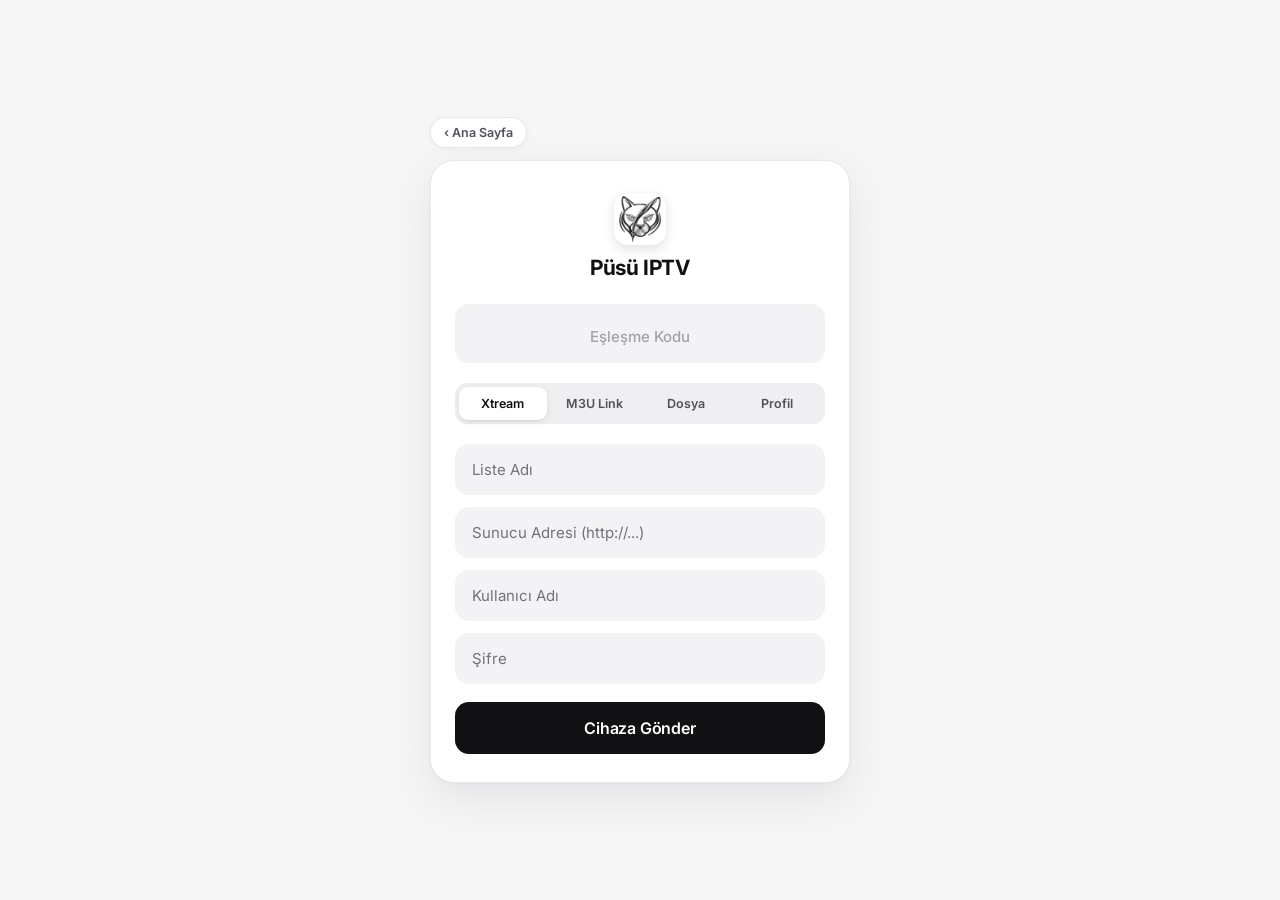
<file: qr.html>
<!DOCTYPE html>
<html lang="tr">
<head>
    <meta charset="UTF-8">
    <meta name="viewport" content="width=device-width, initial-scale=1.0, maximum-scale=1.0, user-scalable=no">
    <title>Püsü IPTV — QR ile Cihaza Gönder</title>
    <link rel="icon" type="image/png" href="pusu_logo.png?v=19.3.0">
    <link href="https://fonts.googleapis.com/css2?family=Inter:wght@400;500;600;700&display=swap" rel="stylesheet">
    <style>
        :root {
            --bg-page: #F6F6F7;
            --bg-card: #FFFFFF;
            --bg-input: #F3F3F5;
            --bg-input-focus: #FFFFFF;
            --bg-tabs: #EFEFF2;
            --bg-tab-active: #FFFFFF;
            --text-primary: #111114;
            --text-secondary: #52525B;
            --text-muted: #71717A;
            --text-placeholder: #A1A1AA;
            --border-card: rgba(17, 17, 20, 0.09);
            --border-dashed: #D4D4D8;
            --apple-blue: #111114;
            --apple-blue-hover: #27272F;
            --apple-blue-active: #000000;
            --shadow-card: 0 16px 45px rgba(17, 17, 20, 0.08), 0 1px 3px rgba(17, 17, 20, 0.04);
            --shadow-tab: 0 2px 6px rgba(0, 0, 0, 0.08), 0 1px 1px rgba(0, 0, 0, 0.04);
            --status-ok-bg: #E8F8EE;
            --status-ok-fg: #1D7A42;
            --status-err-bg: #FFECEB;
            --status-err-fg: #D70015;
        }

        * {
            margin: 0;
            padding: 0;
            box-sizing: border-box;
            -webkit-tap-highlight-color: transparent;
            font-family: -apple-system, BlinkMacSystemFont, 'SF Pro Display', 'SF Pro Text', 'Inter', sans-serif;
        }

        body {
            background-color: var(--bg-page);
            color: var(--text-primary);
            min-height: 100vh;
            display: flex;
            flex-direction: column;
            align-items: center;
            justify-content: center;
            padding: 20px 16px;
            -webkit-font-smoothing: antialiased;
            transition: background-color 0.25s ease, color 0.25s ease;
        }

        .top-bar {
            width: 100%;
            max-width: 420px;
            display: flex;
            align-items: center;
            justify-content: space-between;
            margin-bottom: 12px;
        }

        .pill-link,
        .theme-btn {
            display: inline-flex;
            align-items: center;
            gap: 6px;
            padding: 7px 13px;
            border-radius: 980px;
            background: var(--bg-card);
            border: 1px solid var(--border-card);
            color: var(--text-secondary);
            font-size: 12.5px;
            font-weight: 600;
            text-decoration: none;
            cursor: pointer;
            box-shadow: 0 2px 8px rgba(0, 0, 0, 0.04);
            transition: all 0.2s ease;
        }

        .pill-link:hover {
            color: var(--text-primary);
        }

        .card {
            width: 100%;
            max-width: 420px;
            background: var(--bg-card);
            border: 1px solid var(--border-card);
            border-radius: 24px;
            padding: 32px 24px 28px;
            box-shadow: var(--shadow-card);
            transition: background-color 0.25s ease, border-color 0.25s ease;
        }

        .header {
            display: flex;
            flex-direction: column;
            align-items: center;
            margin-bottom: 24px;
        }

        .header img {
            width: 52px;
            height: 52px;
            border-radius: 14px;
            margin-bottom: 10px;
            box-shadow: 0 4px 12px rgba(0, 0, 0, 0.12);
        }

        .header h1 {
            font-size: 21px;
            font-weight: 700;
            letter-spacing: -0.4px;
            color: var(--text-primary);
        }

        .code-wrap {
            margin-bottom: 20px;
        }

        .code-input {
            width: 100%;
            background: var(--bg-input);
            border: 1.5px solid transparent;
            border-radius: 14px;
            padding: 14px 16px;
            color: var(--apple-blue);
            font-size: 24px;
            font-weight: 700;
            text-align: center;
            letter-spacing: 8px;
            outline: none;
            transition: all 0.2s ease;
        }

        .code-input::placeholder {
            color: var(--text-placeholder);
            font-size: 15px;
            font-weight: 500;
            letter-spacing: 0px;
        }

        .code-input:focus {
            background: var(--bg-input-focus);
            border-color: var(--apple-blue);
            box-shadow: 0 0 0 4px rgba(0, 113, 227, 0.16);
        }

        /* Apple Segmented Control */
        .tabs {
            display: grid;
            grid-template-columns: repeat(4, 1fr);
            gap: 4px;
            background: var(--bg-tabs);
            padding: 4px;
            border-radius: 12px;
            margin-bottom: 20px;
        }

        .tab-btn {
            padding: 9px 4px;
            border: none;
            background: transparent;
            color: var(--text-secondary);
            font-size: 12.5px;
            font-weight: 600;
            border-radius: 9px;
            cursor: pointer;
            transition: all 0.2s ease;
            white-space: nowrap;
        }

        .tab-btn.active {
            background: var(--bg-tab-active);
            color: var(--text-primary);
            box-shadow: var(--shadow-tab);
        }

        .field {
            margin-bottom: 12px;
        }

        .input {
            width: 100%;
            background: var(--bg-input);
            border: 1.5px solid transparent;
            border-radius: 14px;
            padding: 15px 16px;
            color: var(--text-primary);
            font-size: 15px;
            font-weight: 500;
            outline: none;
            transition: all 0.2s ease;
        }

        .input::placeholder {
            color: var(--text-muted);
            font-weight: 400;
        }

        .input:focus {
            background: var(--bg-input-focus);
            border-color: var(--apple-blue);
            box-shadow: 0 0 0 4px rgba(0, 113, 227, 0.16);
        }

        .file-box {
            display: flex;
            flex-direction: column;
            align-items: center;
            justify-content: center;
            background: var(--bg-input);
            border: 1.5px dashed var(--border-dashed);
            border-radius: 14px;
            padding: 24px 16px;
            text-align: center;
            cursor: pointer;
            transition: all 0.2s ease;
            margin-bottom: 12px;
        }

        .file-box:hover {
            border-color: var(--apple-blue);
            background: rgba(0, 113, 227, 0.06);
        }

        .file-box span {
            font-size: 14px;
            color: var(--text-secondary);
            font-weight: 500;
        }

        .file-box strong {
            color: var(--apple-blue);
            font-weight: 600;
        }

        .submit-btn {
            width: 100%;
            padding: 16px;
            border: none;
            border-radius: 14px;
            background: var(--apple-blue);
            color: #FFFFFF;
            font-size: 16px;
            font-weight: 600;
            letter-spacing: -0.2px;
            cursor: pointer;
            margin-top: 6px;
            transition: all 0.2s ease;
        }

        .submit-btn:hover {
            background: var(--apple-blue-hover);
        }

        .submit-btn:active {
            transform: scale(0.985);
            background: var(--apple-blue-active);
        }

        .submit-btn:disabled {
            opacity: 0.55;
            cursor: not-allowed;
            transform: none;
        }

        .status-box {
            display: none;
            margin-top: 14px;
            padding: 13px 16px;
            border-radius: 12px;
            font-size: 13.5px;
            font-weight: 500;
            text-align: center;
            line-height: 1.4;
        }

        .status-box.success {
            display: block;
            background: var(--status-ok-bg);
            color: var(--status-ok-fg);
        }

        .status-box.error {
            display: block;
            background: var(--status-err-bg);
            color: var(--status-err-fg);
        }

        .hidden {
            display: none !important;
        }
    </style>
</head>
<body>

    <div class="top-bar">
        <a href="index.html" class="pill-link">‹ Ana Sayfa</a>
    </div>

    <div class="card">
        <div class="header">
            <img src="pusu_logo.png?v=19.3.0" alt="Püsü IPTV">
            <h1>Püsü IPTV</h1>
        </div>

        <div class="code-wrap">
            <input type="text" id="pairCode" class="code-input" placeholder="Eşleşme Kodu" maxlength="6" inputmode="numeric" autocomplete="off">
        </div>

        <div class="tabs">
            <button type="button" class="tab-btn active" onclick="switchTab('xtream')">Xtream</button>
            <button type="button" class="tab-btn" onclick="switchTab('m3u')">M3U Link</button>
            <button type="button" class="tab-btn" onclick="switchTab('file')">Dosya</button>
            <button type="button" class="tab-btn" onclick="switchTab('profile')">Profil</button>
        </div>

        <div id="nameGroup" class="field">
            <input type="text" id="playlistName" class="input" placeholder="Liste Adı">
        </div>

        <!-- XTREAM FORM -->
        <div id="xtreamFields">
            <div class="field">
                <input type="url" id="xtreamUrl" class="input" placeholder="Sunucu Adresi (http://...)" autocapitalize="off" autocorrect="off">
            </div>
            <div class="field">
                <input type="text" id="xtreamUser" class="input" placeholder="Kullanıcı Adı" autocapitalize="off" autocorrect="off">
            </div>
            <div class="field">
                <input type="password" id="xtreamPass" class="input" placeholder="Şifre">
            </div>
        </div>

        <!-- M3U URL FORM -->
        <div id="m3uFields" class="hidden">
            <div class="field">
                <input type="url" id="m3uUrl" class="input" placeholder="M3U URL Adresi (http://...)" autocapitalize="off" autocorrect="off">
            </div>
        </div>

        <!-- M3U FILE FORM -->
        <div id="fileFields" class="hidden">
            <label class="file-box" for="m3uFileInput">
                <span id="fileLabelText"><strong>Dosya Seç</strong> (.m3u / .m3u8)</span>
                <input type="file" id="m3uFileInput" accept=".m3u,.m3u8,audio/x-mpegurl,application/vnd.apple.mpegurl,text/plain" class="hidden" onchange="onFileSelected(event)">
            </label>
        </div>

        <!-- PROFILE LOGIN FORM -->
        <div id="profileFields" class="hidden">
            <div class="field">
                <input type="email" id="profileEmail" class="input" placeholder="E-posta Adresi" autocapitalize="off" autocorrect="off">
            </div>
            <div class="field">
                <input type="password" id="profilePass" class="input" placeholder="Şifre">
            </div>
        </div>

        <button type="button" id="sendBtn" class="submit-btn" onclick="sendToDevice()">Cihaza Gönder</button>

        <div id="statusBox" class="status-box"></div>
    </div>

    <script>
        const FIREBASE_DB_URL = "https://pusu-iptv-default-rtdb.europe-west1.firebasedatabase.app";
        const FIREBASE_API_KEY = "AIzaSyCas4TV9AjWerqK3_Qrs6tGONd82ggjwEw";
        const RELAY_EMAIL = "qr_relay@pusuiptv.app";
        const RELAY_PASS = "PusuQrRelay2026!";

        let activeTab = 'xtream';
        let selectedFileContent = '';
        let selectedFileName = '';

        (function initFromQuery() {
            const params = new URLSearchParams(window.location.search);
            const code = (params.get('code') || '').replace(/[^0-9A-Za-z]/g, '').toUpperCase();
            if (code) {
                document.getElementById('pairCode').value = code.slice(0, 6);
            }
            const tab = params.get('tab');
            if (tab === 'profile' || tab === 'm3u' || tab === 'file' || tab === 'xtream') {
                switchTab(tab);
            }
        })();

        function switchTab(tab) {
            activeTab = tab;
            const btns = document.querySelectorAll('.tab-btn');
            btns[0].classList.toggle('active', tab === 'xtream');
            btns[1].classList.toggle('active', tab === 'm3u');
            btns[2].classList.toggle('active', tab === 'file');
            btns[3].classList.toggle('active', tab === 'profile');

            document.getElementById('nameGroup').classList.toggle('hidden', tab === 'profile');
            document.getElementById('xtreamFields').classList.toggle('hidden', tab !== 'xtream');
            document.getElementById('m3uFields').classList.toggle('hidden', tab !== 'm3u');
            document.getElementById('fileFields').classList.toggle('hidden', tab !== 'file');
            document.getElementById('profileFields').classList.toggle('hidden', tab !== 'profile');

            document.getElementById('sendBtn').textContent = tab === 'profile' ? 'Giriş Yap' : 'Cihaza Gönder';
            hideStatus();
        }

        function onFileSelected(event) {
            const file = event.target.files && event.target.files[0];
            if (!file) return;
            selectedFileName = file.name.replace(/\.(m3u8?|txt)$/i, '');
            const label = document.getElementById('fileLabelText');

            if (file.size > 4 * 1024 * 1024) {
                showStatus("Dosya boyutu 4 MB'dan büyük. Lütfen M3U Link kullanın.", true);
                return;
            }

            const reader = new FileReader();
            reader.onload = function(e) {
                selectedFileContent = e.target.result || '';
                label.innerHTML = "<strong>" + file.name + "</strong>";
                const nameInput = document.getElementById('playlistName');
                if (!nameInput.value.trim() && selectedFileName) {
                    nameInput.value = selectedFileName;
                }
            };
            reader.readAsText(file);
        }

        function showStatus(msg, isError) {
            const box = document.getElementById('statusBox');
            box.textContent = msg;
            box.className = 'status-box ' + (isError ? 'error' : 'success');
        }

        function hideStatus() {
            const box = document.getElementById('statusBox');
            box.className = 'status-box';
            box.textContent = '';
        }

        async function getRelayAuth() {
            const signInUrl = `https://identitytoolkit.googleapis.com/v1/accounts:signInWithPassword?key=${FIREBASE_API_KEY}`;
            let resp = await fetch(signInUrl, {
                method: 'POST',
                headers: { 'Content-Type': 'application/json' },
                body: JSON.stringify({ email: RELAY_EMAIL, password: RELAY_PASS, returnSecureToken: true })
            });
            let data = await resp.json();
            if (resp.ok && data.idToken) {
                return { uid: data.localId, idToken: data.idToken };
            }

            const signUpUrl = `https://identitytoolkit.googleapis.com/v1/accounts:signUp?key=${FIREBASE_API_KEY}`;
            resp = await fetch(signUpUrl, {
                method: 'POST',
                headers: { 'Content-Type': 'application/json' },
                body: JSON.stringify({ email: RELAY_EMAIL, password: RELAY_PASS, returnSecureToken: true })
            });
            data = await resp.json();
            if (resp.ok && data.idToken) {
                return { uid: data.localId, idToken: data.idToken };
            }
            throw new Error("Sunucu kimlik doğrulaması başarısız oldu.");
        }

        async function sendToDevice() {
            hideStatus();
            const code = document.getElementById('pairCode').value.trim().toUpperCase();
            if (!code || code.length < 4) {
                showStatus("Lütfen ekrandaki 6 haneli kodu girin.", true);
                return;
            }

            const name = document.getElementById('playlistName').value.trim() || selectedFileName || "IPTV";
            let payload = {
                status: 'ready',
                type: activeTab,
                name: name,
                timestamp: Date.now()
            };

            if (activeTab === 'xtream') {
                let url = document.getElementById('xtreamUrl').value.trim();
                const username = document.getElementById('xtreamUser').value.trim();
                const password = document.getElementById('xtreamPass').value.trim();

                if (!url || !username || !password) {
                    showStatus("Lütfen tüm alanları doldurun.", true);
                    return;
                }
                if (!/^https?:\/\//i.test(url)) {
                    url = 'http://' + url;
                }
                payload.url = url;
                payload.username = username;
                payload.password = password;
            } else if (activeTab === 'm3u') {
                let m3uUrl = document.getElementById('m3uUrl').value.trim();
                if (!m3uUrl) {
                    showStatus("Lütfen M3U linkini girin.", true);
                    return;
                }
                if (!/^https?:\/\//i.test(m3uUrl)) {
                    m3uUrl = 'http://' + m3uUrl;
                }
                const getPhpMatch = m3uUrl.match(/^(https?:\/\/[^\/?#]+).*?[?&]username=([^&]+)&password=([^&]+)/i);
                const playlistMatch = m3uUrl.match(/^(https?:\/\/[^\/?#]+)\/playlist\/([^\/]+)\/([^\/?#]+)/i);
                if (getPhpMatch) {
                    payload.type = 'xtream';
                    payload.url = getPhpMatch[1];
                    try { payload.username = decodeURIComponent(getPhpMatch[2]); } catch (_) { payload.username = getPhpMatch[2]; }
                    try { payload.password = decodeURIComponent(getPhpMatch[3]); } catch (_) { payload.password = getPhpMatch[3]; }
                } else if (playlistMatch) {
                    payload.type = 'xtream';
                    payload.url = playlistMatch[1];
                    try { payload.username = decodeURIComponent(playlistMatch[2]); } catch (_) { payload.username = playlistMatch[2]; }
                    try { payload.password = decodeURIComponent(playlistMatch[3]); } catch (_) { payload.password = playlistMatch[3]; }
                } else {
                    payload.type = 'm3u_url';
                    payload.url = m3uUrl;
                }
            } else if (activeTab === 'file') {
                if (!selectedFileContent) {
                    showStatus("Lütfen bir M3U dosyası seçin.", true);
                    return;
                }
                payload.type = 'm3u_file';
                payload.m3uContent = selectedFileContent;
            } else if (activeTab === 'profile') {
                const email = document.getElementById('profileEmail').value.trim();
                const password = document.getElementById('profilePass').value;
                if (!email || !email.includes('@') || !password) {
                    showStatus("Lütfen e-posta ve şifrenizi girin.", true);
                    return;
                }
                payload.type = 'profile';
                payload.name = 'Profil Girişi';
                payload.email = email;
                payload.username = email;
                payload.password = password;
            }

            const btn = document.getElementById('sendBtn');
            const originalText = btn.textContent;
            btn.disabled = true;
            btn.textContent = "Gönderiliyor...";

            try {
                const auth = await getRelayAuth();
                const targetUrl = `${FIREBASE_DB_URL}/users/${auth.uid}/qr_sessions/${code}.json?auth=${auth.idToken}`;

                const putResp = await fetch(targetUrl, {
                    method: 'PUT',
                    headers: { 'Content-Type': 'application/json' },
                    body: JSON.stringify(payload)
                });

                if (!putResp.ok) {
                    throw new Error("Veri gönderilemedi (HTTP " + putResp.status + ")");
                }

                showStatus(
                    activeTab === 'profile'
                        ? "✓ Profil giriş bilgileriniz cihaza gönderildi."
                        : "✓ Bilgiler cihaza gönderildi, bağlantı kuruluyor.",
                    false
                );
            } catch (err) {
                showStatus("Hata: " + (err.message || "Bağlantı kurulamadı."), true);
            } finally {
                btn.disabled = false;
                btn.textContent = originalText;
            }
        }
    </script>
</body>
</html>
</file>
<file: style.css>
/* ==========================================================================
   PÜSÜ IPTV — Dual-Theme (Dark & Light) Visual-First Stylesheet (v19.6.0)
   ========================================================================== */

@font-face {
    font-family: 'Canada';
    src: url('Canada.otf') format('opentype'),
         url('../Canada.otf') format('opentype'),
         url('fonts/Canada.otf') format('opentype'),
         url('../fonts/Canada.otf') format('opentype');
    font-weight: 100 900;
    font-style: normal;
    font-display: swap;
}

/* KARANLIK TEMA (Varsayılan) */
:root,
[data-theme="dark"] {
    --bg-obsidian: #08080A;
    --bg-elevated: #0E0E12;
    --bg-card: #121217;
    --bg-card-hover: #17171E;
    --bg-header: rgba(8, 8, 10, 0.84);
    --bg-chrome: #0A0A0E;
    --bg-footer: #050507;

    --text-white: #FAFAFA;
    --text-silver: #D4D4D8;
    --text-muted: #A1A1AA;
    --text-dim: #71717A;

    --accent-cyan: #38BDF8;
    --accent-blue: #0071E3;
    --accent-emerald: #10B981;
    --accent-red: #EF4444;
    --accent-amber: #F59E0B;

    --border-hairline: rgba(255, 255, 255, 0.08);
    --border-strong: rgba(255, 255, 255, 0.16);
    --grid-line: rgba(255, 255, 255, 0.03);

    --title-gradient: linear-gradient(135deg, #FFFFFF 0%, #94A3B8 50%, #38BDF8 100%);
    --shadow-studio: 0 32px 80px -16px rgba(0, 0, 0, 0.85), 0 0 0 1px rgba(255, 255, 255, 0.08);
    --shadow-glow-cyan: 0 16px 40px -10px rgba(56, 189, 248, 0.3);

    --radius-xl: 22px;
    --radius-lg: 16px;
    --radius-md: 10px;
    --radius-sm: 6px;

    --font-sans: 'Inter', 'Canada', -apple-system, BlinkMacSystemFont, "Segoe UI", Roboto, sans-serif;
    --font-display: 'Space Grotesk', 'Inter', 'Canada', sans-serif;
    --font-mono: 'JetBrains Mono', monospace;

    --transition-fast: 0.2s cubic-bezier(0.16, 1, 0.3, 1);
    --transition-smooth: 0.4s cubic-bezier(0.16, 1, 0.3, 1);
}

/* AYDINLIK TEMA */
[data-theme="light"] {
    --bg-obsidian: #F4F5F8;
    --bg-elevated: #FFFFFF;
    --bg-card: #FFFFFF;
    --bg-card-hover: #F8FAFC;
    --bg-header: rgba(255, 255, 255, 0.88);
    --bg-chrome: #EEF0F5;
    --bg-footer: #EAECEF;

    --text-white: #0F172A;
    --text-silver: #1E293B;
    --text-muted: #475569;
    --text-dim: #64748B;

    --accent-cyan: #0284C7;
    --accent-blue: #0071E3;
    --accent-emerald: #059669;
    --accent-red: #DC2626;
    --accent-amber: #D97706;

    --border-hairline: rgba(15, 23, 42, 0.08);
    --border-strong: rgba(15, 23, 42, 0.15);
    --grid-line: rgba(15, 23, 42, 0.035);

    --title-gradient: linear-gradient(135deg, #0F172A 0%, #0284C7 65%, #38BDF8 100%);
    --shadow-studio: 0 24px 60px -15px rgba(15, 23, 42, 0.14), 0 0 0 1px rgba(15, 23, 42, 0.08);
    --shadow-glow-cyan: 0 14px 32px -8px rgba(2, 132, 199, 0.28);
}

*, *::before, *::after {
    box-sizing: border-box;
    margin: 0;
    padding: 0;
}

html {
    scroll-behavior: smooth;
    background-color: var(--bg-obsidian);
    color: var(--text-white);
}

body {
    font-family: var(--font-sans);
    background-color: var(--bg-obsidian);
    color: var(--text-white);
    line-height: 1.5;
    overflow-x: hidden;
    -webkit-font-smoothing: antialiased;
    -moz-osx-font-smoothing: grayscale;
    position: relative;
    transition: background-color 0.25s ease, color 0.25s ease;
}

i.fa, i.fab, i.fas, i.far, [class*="fa-"] {
    font-family: "Font Awesome 6 Free", "Font Awesome 6 Brands" !important;
}

a {
    color: inherit;
    text-decoration: none;
    transition: var(--transition-fast);
}

ul {
    list-style: none;
}

img {
    max-width: 100%;
    display: block;
}

.container {
    width: 100%;
    max-width: 1280px;
    margin: 0 auto;
    padding: 0 1.5rem;
    position: relative;
    z-index: 2;
}

/* ==========================================================================
   Backdrop & Ambient Glow
   ========================================================================== */

.ds-grid-backdrop {
    position: fixed;
    inset: 0;
    z-index: 0;
    pointer-events: none;
    background-image:
        linear-gradient(to right, var(--grid-line) 1px, transparent 1px),
        linear-gradient(to bottom, var(--grid-line) 1px, transparent 1px);
    background-size: 64px 64px;
    mask-image: radial-gradient(ellipse 85% 70% at 50% 15%, #000 40%, transparent 100%);
    -webkit-mask-image: radial-gradient(ellipse 85% 70% at 50% 15%, #000 40%, transparent 100%);
}

.ds-ambient-glow {
    position: fixed;
    pointer-events: none;
    z-index: 0;
    border-radius: 50%;
    filter: blur(140px);
}

.glow-top {
    width: 760px;
    height: 450px;
    top: -150px;
    left: 50%;
    transform: translateX(-50%);
    background: radial-gradient(circle, rgba(56, 189, 248, 0.14), rgba(0, 113, 227, 0.05), transparent 70%);
}

.glow-mid {
    width: 600px;
    height: 600px;
    top: 45%;
    left: -200px;
    background: radial-gradient(circle, rgba(56, 189, 248, 0.05), transparent 70%);
}

@keyframes pulseLed {
    0%, 100% { opacity: 1; transform: scale(1); }
    50% { opacity: 0.45; transform: scale(0.9); }
}

.mono-tag, .mono-xs, .mono-sm {
    font-family: var(--font-mono);
    letter-spacing: 0.06em;
    text-transform: uppercase;
}

.mono-xs {
    font-size: 0.7rem;
    color: var(--text-dim);
    font-weight: 700;
}

.mono-sm {
    font-size: 0.75rem;
    color: var(--text-muted);
    font-weight: 700;
}

/* ==========================================================================
   Sticky Header & Theme Switcher
   ========================================================================== */

.main-header {
    position: sticky;
    top: 0;
    left: 0;
    width: 100%;
    z-index: 1000;
    background: var(--bg-header);
    backdrop-filter: saturate(180%) blur(20px);
    -webkit-backdrop-filter: saturate(180%) blur(20px);
    border-bottom: 1px solid var(--border-hairline);
    transition: transform 0.35s cubic-bezier(0.16, 1, 0.3, 1), background-color 0.25s ease;
}

.main-header.header-hidden {
    transform: translateY(-100%);
}

.nav-container {
    display: flex;
    align-items: center;
    justify-content: space-between;
    height: 70px;
    gap: 1.5rem;
}

.brand-logo {
    display: flex;
    align-items: center;
    gap: 0.75rem;
}

.brand-emblem {
    width: 40px;
    height: 40px;
    border-radius: 10px;
    background: var(--bg-card);
    border: 1px solid var(--border-strong);
    display: flex;
    align-items: center;
    justify-content: center;
    padding: 5px;
}

.brand-icon {
    width: 100%;
    height: 100%;
    object-fit: contain;
}

.brand-meta {
    display: flex;
    align-items: baseline;
}

.brand-name {
    font-family: var(--font-display);
    font-size: 1.18rem;
    font-weight: 800;
    letter-spacing: -0.02em;
    color: var(--text-white);
}

.brand-dot {
    color: var(--accent-cyan);
}

.main-nav ul {
    display: flex;
    align-items: center;
    gap: 0.4rem;
}

.main-nav a {
    padding: 0.45rem 0.85rem;
    border-radius: var(--radius-sm);
    font-size: 0.86rem;
    font-weight: 600;
    color: var(--text-muted);
    transition: var(--transition-fast);
}

.main-nav a:hover,
.main-nav a.active {
    color: var(--text-white);
    background: var(--border-hairline);
}

.mobile-nav-actions {
    display: none;
}

.header-actions {
    display: flex;
    align-items: center;
    gap: 0.45rem;
    flex-wrap: wrap;
}

/* Uniform Header Buttons (Same Color & Shape) */
.btn-header-uniform {
    display: inline-flex;
    align-items: center;
    justify-content: center;
    gap: 0.42rem;
    height: 36px;
    padding: 0 0.82rem;
    background: var(--bg-card);
    color: var(--text-white);
    border: 1px solid var(--border-strong);
    border-radius: var(--radius-sm);
    font-family: var(--font-sans);
    font-size: 0.8rem;
    font-weight: 700;
    cursor: pointer;
    white-space: nowrap;
    transition: var(--transition-fast);
}

.btn-header-uniform i {
    font-size: 0.86rem;
    color: var(--accent-cyan);
}

.btn-header-uniform:hover {
    background: var(--accent-cyan);
    border-color: var(--accent-cyan);
    color: #FFFFFF;
    transform: translateY(-2px);
    box-shadow: var(--shadow-glow-cyan);
}

.btn-header-uniform:hover i {
    color: #FFFFFF;
}

[data-theme="dark"] .theme-icon-dark {
    display: none;
}

[data-theme="dark"] .theme-icon-light {
    display: inline-block;
}

[data-theme="light"] .theme-icon-light {
    display: none;
}

[data-theme="light"] .theme-icon-dark {
    display: inline-block;
}

.btn-ds-primary {
    display: inline-flex;
    align-items: center;
    justify-content: center;
    gap: 0.5rem;
    padding: 0.6rem 1.1rem;
    background: var(--text-white);
    color: var(--bg-obsidian);
    font-weight: 700;
    font-size: 0.84rem;
    border-radius: var(--radius-sm);
    border: 1px solid var(--text-white);
    cursor: pointer;
    transition: var(--transition-fast);
}

.btn-ds-primary:hover {
    background: var(--accent-cyan);
    border-color: var(--accent-cyan);
    color: #FFFFFF;
    transform: translateY(-2px);
    box-shadow: var(--shadow-glow-cyan);
}

.btn-ds-outline {
    display: inline-flex;
    align-items: center;
    justify-content: center;
    gap: 0.45rem;
    padding: 0.6rem 1rem;
    background: var(--bg-card);
    color: var(--text-white);
    font-weight: 600;
    font-size: 0.84rem;
    border-radius: var(--radius-sm);
    border: 1px solid var(--border-strong);
    cursor: pointer;
    transition: var(--transition-fast);
}

.btn-ds-outline:hover {
    border-color: var(--accent-cyan);
    transform: translateY(-2px);
}

.qr-live-dot {
    width: 7px;
    height: 7px;
    border-radius: 50%;
    background: var(--accent-cyan);
    box-shadow: 0 0 8px var(--accent-cyan);
}

.mobile-menu-toggle {
    display: none;
    flex-direction: column;
    justify-content: center;
    gap: 5px;
    width: 38px;
    height: 38px;
    background: var(--bg-card);
    border: 1px solid var(--border-strong);
    border-radius: var(--radius-sm);
    cursor: pointer;
    padding: 0 9px;
}

.mobile-menu-toggle span {
    display: block;
    width: 100%;
    height: 2px;
    background: var(--text-white);
}

/* ==========================================================================
   01 // VISUAL-FIRST HERO (FULL ABOVE-THE-FOLD FIT)
   ========================================================================== */

.ds-hero {
    padding: 1.35rem 0 2.25rem;
    border-bottom: 1px solid var(--border-hairline);
}

.hero-top-bar {
    text-align: center;
    margin: 0 auto 1.15rem;
}

.ds-hero-title {
    font-family: var(--font-display);
    font-size: clamp(1.65rem, 2.7vw, 2.45rem);
    font-weight: 800;
    line-height: 1.15;
    letter-spacing: -0.03em;
    color: var(--text-white);
}

.text-gradient-titanium {
    background: var(--title-gradient);
    -webkit-background-clip: text;
    -webkit-text-fill-color: transparent;
}

/* Large Hero Visual Showcase — Fits Entirely Above the Fold */
.hero-showcase-frame {
    max-width: 1120px;
    margin: 0 auto;
}

.studio-frame-outer {
    background: var(--bg-elevated);
    border: 1px solid var(--border-strong);
    border-radius: var(--radius-xl);
    overflow: hidden;
    box-shadow: var(--shadow-studio);
}

.studio-frame-header {
    display: flex;
    align-items: center;
    justify-content: space-between;
    padding: 0.55rem 1.1rem;
    background: var(--bg-chrome);
    border-bottom: 1px solid var(--border-hairline);
}

.frame-dots {
    display: flex;
    gap: 6px;
}

.frame-dots span {
    width: 10px;
    height: 10px;
    border-radius: 50%;
}

.frame-dots span:first-child { background: #EF4444; }
.frame-dots span:nth-child(2) { background: #F59E0B; }
.frame-dots span:nth-child(3) { background: #10B981; }

.frame-url {
    font-family: var(--font-mono);
    font-size: 0.7rem;
    color: var(--text-dim);
    letter-spacing: 0.08em;
}

.frame-status {
    font-family: var(--font-mono);
    font-size: 0.7rem;
    color: var(--accent-emerald);
    display: inline-flex;
    align-items: center;
    gap: 6px;
    font-weight: 700;
}

.live-dot-green {
    width: 7px;
    height: 7px;
    border-radius: 50%;
    background: var(--accent-emerald);
    box-shadow: 0 0 8px var(--accent-emerald);
}

.studio-image-stage {
    position: relative;
    overflow: hidden;
    width: 100%;
    max-height: calc(100vh - 165px);
    background: var(--bg-elevated);
    display: flex;
    align-items: center;
    justify-content: center;
}

.hero-main-render {
    width: 100%;
    height: auto;
    max-height: calc(100vh - 165px);
    object-fit: contain;
    display: block;
}

/* ==========================================================================
   COMMON COMPACT SECTION HEADER
   ========================================================================== */

.ds-section {
    padding: 4rem 0;
    border-bottom: 1px solid var(--border-hairline);
}

.ds-section-head-compact {
    display: flex;
    align-items: baseline;
    justify-content: space-between;
    gap: 1rem;
    margin-bottom: 2rem;
    flex-wrap: wrap;
}

.ds-index {
    font-family: var(--font-mono);
    font-size: 0.76rem;
    font-weight: 700;
    color: var(--accent-cyan);
    letter-spacing: 0.08em;
}

.ds-title {
    font-family: var(--font-display);
    font-size: clamp(1.65rem, 2.8vw, 2.35rem);
    font-weight: 800;
    letter-spacing: -0.03em;
    color: var(--text-white);
}

/* ==========================================================================
   02 // ARAYÜZ VİTRİNİ (LARGE SCREENSHOT GALLERY)
   ========================================================================== */

.showcase-screens-grid {
    display: grid;
    grid-template-columns: 1fr 1fr;
    gap: 1.5rem;
}

.screen-card-large {
    background: var(--bg-card);
    border: 1px solid var(--border-strong);
    border-radius: var(--radius-lg);
    overflow: hidden;
    box-shadow: var(--shadow-studio);
    transition: var(--transition-smooth);
}

.screen-card-large:hover {
    border-color: var(--accent-cyan);
    transform: translateY(-4px);
}

.screen-bar {
    display: flex;
    align-items: center;
    justify-content: space-between;
    padding: 0.75rem 1.1rem;
    background: var(--bg-chrome);
    border-bottom: 1px solid var(--border-hairline);
}

.screen-tag {
    font-family: var(--font-mono);
    font-size: 0.66rem;
    font-weight: 700;
    color: var(--accent-cyan);
    background: rgba(56, 189, 248, 0.14);
    padding: 2px 8px;
    border-radius: 4px;
}

.screen-img-wrap {
    aspect-ratio: 16 / 9;
    overflow: hidden;
    background: var(--bg-obsidian);
}

.screen-img-wrap img {
    width: 100%;
    height: 100%;
    object-fit: contain;
    transition: transform 0.6s ease;
}

.screen-card-large:hover .screen-img-wrap img {
    transform: scale(1.03);
}

/* ==========================================================================
   03 // STÜDYO DONANIM — ANİMASYONLU ÖZELLİK TANITIM VİTRİNİ
   ========================================================================== */

.anim-showcase-wrap {
    display: grid;
    grid-template-columns: 1.35fr 0.95fr;
    gap: 1.25rem;
    align-items: stretch;
}

.anim-stage-card {
    position: relative;
    background: #09090D;
    border: 1px solid var(--border-strong);
    border-radius: var(--radius-lg);
    overflow: hidden;
    min-height: 410px;
    box-shadow: var(--shadow-studio);
}

.anim-scene {
    position: absolute;
    inset: 0;
    opacity: 0;
    visibility: hidden;
    transform: scale(0.97);
    transition: opacity 0.45s cubic-bezier(0.16, 1, 0.3, 1), transform 0.45s cubic-bezier(0.16, 1, 0.3, 1), visibility 0.45s;
    display: flex;
    flex-direction: column;
    justify-content: space-between;
}

.anim-scene.active {
    opacity: 1;
    visibility: visible;
    transform: scale(1);
    z-index: 2;
}

.scene-visual {
    position: relative;
    flex: 1;
    display: flex;
    align-items: center;
    justify-content: center;
    overflow: hidden;
    padding: 2rem;
    background: radial-gradient(circle at 50% 40%, rgba(56, 189, 248, 0.14), rgba(9, 9, 13, 0.96) 75%);
}

.scene-caption {
    position: relative;
    z-index: 3;
    padding: 1.35rem 1.65rem;
    background: rgba(8, 8, 11, 0.92);
    border-top: 1px solid rgba(255, 255, 255, 0.1);
}

.bento-tag {
    display: inline-block;
    font-family: var(--font-mono);
    font-size: 0.7rem;
    font-weight: 700;
    color: #38BDF8;
    letter-spacing: 0.08em;
    margin-bottom: 0.25rem;
}

.scene-caption h3 {
    font-family: var(--font-display);
    font-size: 1.45rem;
    font-weight: 800;
    color: #FAFAFA;
}

/* Sahne 0: QR Kodla Anında Erişim Animasyonu */
.scene-qr-visual {
    gap: 1.75rem;
}

.qr-anim-device {
    display: flex;
    flex-direction: column;
    align-items: center;
    gap: 0.55rem;
    padding: 1.25rem 1.5rem;
    background: rgba(255, 255, 255, 0.04);
    border: 1px solid rgba(255, 255, 255, 0.14);
    border-radius: var(--radius-md);
    color: #FAFAFA;
}

.qr-anim-device i {
    font-size: 2.2rem;
    color: #38BDF8;
}

.qr-anim-device span {
    font-family: var(--font-mono);
    font-size: 0.72rem;
    font-weight: 700;
    letter-spacing: 0.06em;
}

.qr-anim-bridge {
    display: flex;
    flex-direction: column;
    align-items: center;
    gap: 0.65rem;
}

.qr-laser-box {
    position: relative;
    width: 78px;
    height: 78px;
    border-radius: 14px;
    background: #FAFAFA;
    color: #08080A;
    display: flex;
    align-items: center;
    justify-content: center;
    font-size: 2.6rem;
    overflow: hidden;
    box-shadow: 0 0 30px rgba(56, 189, 248, 0.45);
}

.qr-laser-line {
    position: absolute;
    left: 0;
    width: 100%;
    height: 3px;
    background: #EF4444;
    box-shadow: 0 0 10px #EF4444;
    animation: qrLaserScan 1.6s ease-in-out infinite;
}

@keyframes qrLaserScan {
    0%, 100% { top: 10%; }
    50% { top: 88%; }
}

.qr-data-stream {
    display: flex;
    gap: 6px;
}

.qr-data-stream span {
    width: 8px;
    height: 8px;
    border-radius: 50%;
    background: #38BDF8;
    animation: streamDots 1.2s infinite ease-in-out;
}

.qr-data-stream span:nth-child(2) { animation-delay: 0.2s; }
.qr-data-stream span:nth-child(3) { animation-delay: 0.4s; }

@keyframes streamDots {
    0%, 100% { opacity: 0.25; transform: scale(0.8); }
    50% { opacity: 1; transform: scale(1.3); }
}

.qr-speed-tag {
    font-family: var(--font-mono);
    font-size: 0.7rem;
    color: #10B981;
    background: rgba(16, 185, 129, 0.14);
    border: 1px solid rgba(16, 185, 129, 0.4);
    padding: 3px 10px;
    border-radius: 99px;
}

/* Sahne 1: 4K Yayın Kaydı & PIP Animasyonu */
.scene-rec-visual {
    padding: 0;
}

.scene-bg-img {
    width: 100%;
    height: 100%;
    object-fit: cover;
    animation: subtleZoom 8s ease-in-out infinite alternate;
}

@keyframes subtleZoom {
    0% { transform: scale(1); }
    100% { transform: scale(1.06); }
}

.bento-hud-overlay {
    position: absolute;
    top: 16px;
    left: 16px;
    right: 16px;
    display: flex;
    align-items: center;
    justify-content: space-between;
    pointer-events: none;
}

.rec-live-badge {
    display: inline-flex;
    align-items: center;
    gap: 0.55rem;
    padding: 0.45rem 0.85rem;
    background: rgba(10, 10, 14, 0.88);
    backdrop-filter: blur(10px);
    border: 1px solid rgba(239, 68, 68, 0.5);
    border-radius: 99px;
    font-family: var(--font-mono);
    font-size: 0.72rem;
    font-weight: 700;
    color: #FAFAFA;
}

.rec-dot-pulse {
    width: 8px;
    height: 8px;
    border-radius: 50%;
    background: #EF4444;
    box-shadow: 0 0 10px #EF4444;
    animation: pulseLed 1.2s infinite;
}

.rec-timer { color: #EF4444; }

.pip-mode-tag {
    padding: 0.45rem 0.85rem;
    background: rgba(10, 10, 14, 0.88);
    backdrop-filter: blur(10px);
    border: 1px solid rgba(255, 255, 255, 0.2);
    border-radius: 99px;
    font-family: var(--font-mono);
    font-size: 0.7rem;
    font-weight: 700;
    color: #38BDF8;
}

.rec-wave-bars {
    position: absolute;
    bottom: 16px;
    left: 16px;
    display: flex;
    align-items: flex-end;
    gap: 4px;
    height: 26px;
    padding: 6px 10px;
    background: rgba(10, 10, 14, 0.84);
    border: 1px solid rgba(255, 255, 255, 0.14);
    border-radius: 8px;
}

.rec-wave-bars span {
    width: 3px;
    height: 10px;
    background: #38BDF8;
    border-radius: 2px;
    animation: soundWave 0.9s ease-in-out infinite alternate;
}

.rec-wave-bars span:nth-child(2n) { animation-duration: 0.6s; background: #10B981; }
.rec-wave-bars span:nth-child(3n) { animation-duration: 1.1s; }

@keyframes soundWave {
    0% { height: 5px; }
    100% { height: 18px; }
}

/* Sahne 2: Sınırsız Hesap Girme Animasyonu */
.acc-stack-anim {
    width: 100%;
    max-width: 460px;
    display: flex;
    flex-direction: column;
    gap: 0.75rem;
}

.acc-card-floating {
    display: flex;
    align-items: center;
    gap: 1rem;
    padding: 0.95rem 1.15rem;
    background: rgba(18, 18, 24, 0.95);
    border: 1px solid rgba(255, 255, 255, 0.14);
    border-radius: var(--radius-md);
    color: #FAFAFA;
    animation: floatSlide 2.6s ease-in-out infinite alternate;
}

.acc-f-1 { border-color: rgba(16, 185, 129, 0.5); }
.acc-f-2 { animation-delay: 0.4s; }
.acc-f-3 { border-color: rgba(56, 189, 248, 0.5); animation-delay: 0.8s; }

@keyframes floatSlide {
    0% { transform: translateX(-4px); }
    100% { transform: translateX(6px); }
}

.acc-f-icon {
    width: 40px;
    height: 40px;
    border-radius: 9px;
    background: rgba(56, 189, 248, 0.14);
    color: #38BDF8;
    display: flex;
    align-items: center;
    justify-content: center;
    font-size: 1.1rem;
    flex-shrink: 0;
}

.acc-f-info {
    flex: 1;
    display: flex;
    flex-direction: column;
}

.acc-f-info strong { font-size: 0.92rem; color: #FAFAFA; }
.acc-f-info span { font-size: 0.75rem; color: #A1A1AA; }

.acc-f-badge {
    font-family: var(--font-mono);
    font-size: 0.68rem;
    font-weight: 700;
    color: #10B981;
    background: rgba(16, 185, 129, 0.12);
    padding: 3px 8px;
    border-radius: 4px;
}

/* Sahne 3: Canlı EPG & Hatırlatıcı Animasyonu */
.epg-anim-list {
    width: 100%;
    max-width: 460px;
    display: flex;
    flex-direction: column;
    gap: 0.85rem;
}

.epg-track-card {
    padding: 1rem 1.15rem;
    background: rgba(18, 18, 24, 0.95);
    border: 1px solid rgba(255, 255, 255, 0.14);
    border-radius: var(--radius-md);
}

.epg-track-card.active {
    border-color: rgba(56, 189, 248, 0.5);
}

.epg-track-top {
    display: flex;
    align-items: center;
    justify-content: space-between;
    margin-bottom: 0.35rem;
}

.ch-tag {
    font-family: var(--font-mono);
    font-size: 0.65rem;
    font-weight: 700;
    color: #38BDF8;
    background: rgba(56, 189, 248, 0.15);
    padding: 2px 7px;
    border-radius: 4px;
}

.ch-time {
    font-family: var(--font-mono);
    font-size: 0.7rem;
    color: #A1A1AA;
}

.epg-track-card strong {
    display: block;
    font-size: 0.95rem;
    color: #FAFAFA;
    margin-bottom: 0.5rem;
}

.epg-progress {
    width: 100%;
    height: 5px;
    background: rgba(255, 255, 255, 0.1);
    border-radius: 99px;
    overflow: hidden;
}

.epg-bar {
    height: 100%;
    background: #38BDF8;
}

.epg-bar-anim {
    animation: epgFill 3s ease-in-out infinite alternate;
}

@keyframes epgFill {
    0% { width: 45%; }
    100% { width: 82%; }
}

.epg-remind-badge {
    display: inline-flex;
    align-items: center;
    gap: 6px;
    font-size: 0.75rem;
    color: #F59E0B;
    font-weight: 700;
}

/* Sahne 4: .pusu Bulut Yedek Animasyonu */
.cloud-orbit-hub {
    display: flex;
    align-items: center;
    justify-content: center;
    gap: 1.1rem;
    width: 100%;
    max-width: 460px;
}

.orbit-node {
    display: flex;
    flex-direction: column;
    align-items: center;
    gap: 0.45rem;
    padding: 1.1rem 1.35rem;
    background: rgba(255, 255, 255, 0.04);
    border: 1px solid rgba(255, 255, 255, 0.15);
    border-radius: var(--radius-md);
    color: #FAFAFA;
    font-size: 0.78rem;
    font-weight: 700;
}

.orbit-node i {
    font-size: 1.7rem;
    color: #38BDF8;
}

.orbit-center {
    display: flex;
    flex-direction: column;
    align-items: center;
    gap: 0.3rem;
    padding: 1rem 1.25rem;
    background: rgba(56, 189, 248, 0.14);
    border: 1px solid #38BDF8;
    border-radius: 16px;
    box-shadow: 0 0 30px rgba(56, 189, 248, 0.35);
    animation: pulseCenter 2s ease-in-out infinite;
}

@keyframes pulseCenter {
    0%, 100% { transform: scale(1); }
    50% { transform: scale(1.07); }
}

.orbit-center img {
    width: 40px;
    height: 40px;
    object-fit: contain;
}

.orbit-center strong {
    font-family: var(--font-mono);
    font-size: 0.8rem;
    color: #38BDF8;
}

.orbit-beam {
    flex: 1;
    height: 2px;
    background: rgba(56, 189, 248, 0.25);
    position: relative;
    overflow: hidden;
}

.orbit-beam span {
    position: absolute;
    top: 0;
    left: -30%;
    width: 40%;
    height: 100%;
    background: #38BDF8;
    animation: beamMove 1.4s linear infinite;
}

@keyframes beamMove {
    0% { left: -40%; }
    100% { left: 100%; }
}

/* Sağ: Özellik Seçici Butonlar */
.anim-triggers-col {
    display: grid;
    grid-template-rows: repeat(5, 1fr);
    gap: 0.65rem;
}

.anim-trigger-btn {
    position: relative;
    display: flex;
    align-items: center;
    gap: 0.9rem;
    padding: 0.85rem 1.15rem;
    background: var(--bg-card);
    border: 1px solid var(--border-strong);
    border-radius: var(--radius-md);
    text-align: left;
    cursor: pointer;
    overflow: hidden;
    transition: var(--transition-fast);
    box-shadow: var(--shadow-studio);
}

.anim-trigger-btn:hover {
    border-color: var(--accent-cyan);
    transform: translateX(3px);
}

.anim-trigger-btn.active {
    border-color: var(--accent-cyan);
    background: linear-gradient(135deg, rgba(56, 189, 248, 0.12), var(--bg-card));
}

.at-icon {
    width: 40px;
    height: 40px;
    border-radius: 9px;
    background: rgba(56, 189, 248, 0.12);
    color: var(--accent-cyan);
    display: flex;
    align-items: center;
    justify-content: center;
    font-size: 1.1rem;
    flex-shrink: 0;
    transition: var(--transition-fast);
}

.anim-trigger-btn.active .at-icon {
    background: var(--accent-cyan);
    color: #FFFFFF;
}

.at-text {
    flex: 1;
    display: flex;
    flex-direction: column;
}

.at-text strong {
    font-family: var(--font-display);
    font-size: 0.96rem;
    font-weight: 800;
    color: var(--text-white);
    margin-top: 2px;
}

.at-progress {
    position: absolute;
    bottom: 0;
    left: 0;
    right: 0;
    height: 3px;
    background: transparent;
}

.at-bar {
    display: block;
    width: 0%;
    height: 100%;
    background: var(--accent-cyan);
}

.anim-trigger-btn.active .at-bar {
    animation: triggerTimer 4.2s linear forwards;
}

@keyframes triggerTimer {
    0% { width: 0%; }
    100% { width: 100%; }
}

/* ==========================================================================
   04 // EKOSİSTEM: PÜSKÜL, KAHVE & DİĞER UYGULAMALAR (TAM SİMETRİK YAPI)
   ========================================================================== */

.ecosystem-grid {
    display: grid;
    grid-template-columns: 340px 1fr;
    gap: 1.25rem;
    align-items: stretch;
}

.eco-mascot-card {
    position: relative;
    border-radius: var(--radius-lg);
    overflow: hidden;
    border: 1px solid var(--border-strong);
    background: var(--bg-card);
    height: 340px;
    box-shadow: var(--shadow-studio);
}

.eco-mascot-img {
    width: 100%;
    height: 100%;
    object-fit: cover;
    object-position: center 35%;
    transition: transform 0.6s ease;
}

.eco-mascot-card:hover .eco-mascot-img {
    transform: scale(1.05);
}

.eco-mascot-overlay {
    position: absolute;
    bottom: 0;
    left: 0;
    right: 0;
    padding: 1.75rem 1.25rem 1.25rem;
    background: linear-gradient(to top, rgba(8, 8, 10, 0.94) 15%, transparent 100%);
}

.eco-mascot-overlay .mono-xs {
    color: #A1A1AA;
}

.eco-mascot-overlay h3 {
    font-family: var(--font-display);
    font-size: 1.5rem;
    font-weight: 800;
    color: #FAFAFA;
    margin-top: 0.2rem;
}

.eco-actions-col {
    display: grid;
    grid-template-rows: 1fr 1fr;
    gap: 1.25rem;
    height: 340px;
}

.eco-sym-card {
    background: var(--bg-card);
    border: 1px solid var(--border-strong);
    border-radius: var(--radius-lg);
    padding: 1.25rem 1.4rem;
    box-shadow: var(--shadow-studio);
    display: flex;
    flex-direction: column;
    justify-content: space-between;
}

.eco-sym-head {
    display: flex;
    align-items: center;
    justify-content: space-between;
    gap: 1rem;
}

.eco-sym-head h3 {
    font-family: var(--font-display);
    font-size: 1.22rem;
    font-weight: 800;
    color: var(--text-white);
    margin-top: 0.15rem;
}

.eco-sym-items-grid {
    display: grid;
    grid-template-columns: repeat(3, 1fr);
    gap: 0.75rem;
}

.eco-sym-item {
    display: flex;
    align-items: center;
    justify-content: center;
    gap: 0.55rem;
    height: 54px;
    padding: 0 0.85rem;
    background: var(--bg-obsidian);
    border: 1px solid var(--border-hairline);
    border-radius: var(--radius-md);
    transition: var(--transition-fast);
    white-space: nowrap;
}

.c-tier:hover,
.c-tier.featured {
    border-color: var(--accent-amber);
    background: rgba(245, 158, 11, 0.1);
}

.c-emoji { font-size: 1rem; }
.c-name { font-size: 0.8rem; color: var(--text-muted); font-weight: 600; }
.c-price { font-family: var(--font-display); font-size: 0.94rem; color: var(--text-white); font-weight: 800; }

.mini-proj-pill {
    font-size: 0.88rem;
    font-weight: 700;
    color: var(--text-white);
}

.mini-proj-pill img {
    width: 24px;
    height: 24px;
    object-fit: contain;
    flex-shrink: 0;
}

.mini-proj-pill i {
    font-size: 0.78rem;
    color: var(--accent-cyan);
    margin-left: 0.15rem;
}

.mini-proj-pill:hover {
    border-color: var(--accent-cyan);
    background: rgba(56, 189, 248, 0.08);
    transform: translateY(-2px);
}

.btn-sm {
    padding: 0.4rem 0.85rem;
    font-size: 0.78rem;
}

/* ==========================================================================
   MINIMAL FOOTER
   ========================================================================== */

.ds-footer-minimal {
    padding: 1.75rem 0;
    background: var(--bg-footer);
}

.ds-footer-bar {
    display: flex;
    align-items: center;
    justify-content: space-between;
    gap: 1rem;
    flex-wrap: wrap;
}

.footer-brand-inline {
    display: flex;
    align-items: center;
    gap: 0.65rem;
    font-size: 0.84rem;
    color: var(--text-dim);
}

.footer-brand-inline img {
    width: 26px;
    height: 26px;
    object-fit: contain;
}

.footer-brand-inline strong {
    color: var(--text-white);
    font-family: var(--font-display);
}

.footer-inline-links {
    display: flex;
    align-items: center;
    gap: 1.15rem;
    font-size: 0.84rem;
    font-weight: 600;
    color: var(--text-muted);
}

.footer-inline-links a:hover {
    color: var(--accent-cyan);
}

/* ==========================================================================
   SCROLL REVEAL ANIMATIONS
   ========================================================================== */

.reveal-fade-up {
    opacity: 0;
    transform: translateY(20px);
    transition: opacity 0.6s cubic-bezier(0.16, 1, 0.3, 1), transform 0.6s cubic-bezier(0.16, 1, 0.3, 1);
}

.reveal-scale-in {
    opacity: 0;
    transform: scale(0.97);
    transition: opacity 0.65s cubic-bezier(0.16, 1, 0.3, 1), transform 0.65s cubic-bezier(0.16, 1, 0.3, 1);
}

.reveal-fade-up.visible,
.reveal-scale-in.visible {
    opacity: 1;
    transform: translateY(0) scale(1);
}

/* ==========================================================================
   RESPONSIVE BREAKPOINTS
   ========================================================================== */

@media (max-width: 1080px) {
    .anim-showcase-wrap,
    .ecosystem-grid {
        grid-template-columns: 1fr;
    }

    .anim-stage-card {
        min-height: 360px;
    }

    .eco-mascot-card {
        height: 360px;
    }

    .eco-actions-col {
        height: auto;
    }
}

@media (max-width: 960px) {
    .nav-container {
        height: 64px;
        gap: 0.5rem;
    }

    .mobile-menu-toggle {
        display: flex;
        flex-shrink: 0;
    }

    .main-nav {
        position: fixed;
        top: 64px;
        left: 0;
        right: 0;
        background: var(--bg-elevated);
        border-bottom: 1px solid var(--border-strong);
        padding: 1rem 1.25rem 1.25rem;
        display: none;
        box-shadow: var(--shadow-studio);
    }

    .main-nav.active {
        display: block;
    }

    .main-nav ul {
        flex-direction: column;
        align-items: stretch;
        gap: 0.25rem;
    }

    .main-nav a {
        padding: 0.7rem 0.9rem;
        font-size: 0.95rem;
    }

    /* Mobil Menü İçindeki Hızlı Bağlantı Izgarası */
    .mobile-nav-actions {
        display: grid;
        grid-template-columns: 1fr 1fr;
        gap: 0.6rem;
        margin-top: 0.9rem;
        padding-top: 0.9rem;
        border-top: 1px solid var(--border-hairline);
    }

    .mobile-nav-actions .btn-header-uniform {
        width: 100%;
        height: 42px;
        font-size: 0.84rem;
        justify-content: center;
    }

    .mobile-nav-actions .btn-header-uniform span {
        display: inline !important;
    }

    .mobile-nav-actions .mobile-span-2 {
        grid-column: span 2;
    }

    /* Üst Çubukta Sadece Temel İkonlar Tek Satırda Kalsın */
    .header-actions {
        flex-wrap: nowrap;
        gap: 0.4rem;
    }

    .header-actions .hide-on-mobile {
        display: none;
    }

    .header-actions .btn-header-uniform {
        width: 38px;
        height: 38px;
        padding: 0;
        justify-content: center;
    }

    .header-actions .btn-header-uniform span {
        display: none;
    }

    .header-actions .btn-header-uniform i {
        font-size: 0.98rem;
        margin: 0;
    }

    .showcase-screens-grid,
    .eco-sym-items-grid {
        grid-template-columns: 1fr;
    }

    .hud-top-right {
        display: none;
    }
}

@media (max-width: 560px) {
    .container {
        padding: 0 1rem;
    }

    .brand-name {
        font-size: 1.05rem;
    }

    .brand-emblem {
        width: 36px;
        height: 36px;
    }

    .btn-ds-outline span {
        display: none;
    }
}
</file>
<file: css/style.css>
/* ==========================================================================
   PÜSÜ IPTV — Dual-Theme (Dark & Light) Visual-First Stylesheet (v19.6.0)
   ========================================================================== */

@font-face {
    font-family: 'Canada';
    src: url('Canada.otf') format('opentype'),
         url('../Canada.otf') format('opentype'),
         url('fonts/Canada.otf') format('opentype'),
         url('../fonts/Canada.otf') format('opentype');
    font-weight: 100 900;
    font-style: normal;
    font-display: swap;
}

/* KARANLIK TEMA (Varsayılan) */
:root,
[data-theme="dark"] {
    --bg-obsidian: #08080A;
    --bg-elevated: #0E0E12;
    --bg-card: #121217;
    --bg-card-hover: #17171E;
    --bg-header: rgba(8, 8, 10, 0.84);
    --bg-chrome: #0A0A0E;
    --bg-footer: #050507;

    --text-white: #FAFAFA;
    --text-silver: #D4D4D8;
    --text-muted: #A1A1AA;
    --text-dim: #71717A;

    --accent-cyan: #38BDF8;
    --accent-blue: #0071E3;
    --accent-emerald: #10B981;
    --accent-red: #EF4444;
    --accent-amber: #F59E0B;

    --border-hairline: rgba(255, 255, 255, 0.08);
    --border-strong: rgba(255, 255, 255, 0.16);
    --grid-line: rgba(255, 255, 255, 0.03);

    --title-gradient: linear-gradient(135deg, #FFFFFF 0%, #94A3B8 50%, #38BDF8 100%);
    --shadow-studio: 0 32px 80px -16px rgba(0, 0, 0, 0.85), 0 0 0 1px rgba(255, 255, 255, 0.08);
    --shadow-glow-cyan: 0 16px 40px -10px rgba(56, 189, 248, 0.3);

    --radius-xl: 22px;
    --radius-lg: 16px;
    --radius-md: 10px;
    --radius-sm: 6px;

    --font-sans: 'Inter', 'Canada', -apple-system, BlinkMacSystemFont, "Segoe UI", Roboto, sans-serif;
    --font-display: 'Space Grotesk', 'Inter', 'Canada', sans-serif;
    --font-mono: 'JetBrains Mono', monospace;

    --transition-fast: 0.2s cubic-bezier(0.16, 1, 0.3, 1);
    --transition-smooth: 0.4s cubic-bezier(0.16, 1, 0.3, 1);
}

/* AYDINLIK TEMA */
[data-theme="light"] {
    --bg-obsidian: #F4F5F8;
    --bg-elevated: #FFFFFF;
    --bg-card: #FFFFFF;
    --bg-card-hover: #F8FAFC;
    --bg-header: rgba(255, 255, 255, 0.88);
    --bg-chrome: #EEF0F5;
    --bg-footer: #EAECEF;

    --text-white: #0F172A;
    --text-silver: #1E293B;
    --text-muted: #475569;
    --text-dim: #64748B;

    --accent-cyan: #0284C7;
    --accent-blue: #0071E3;
    --accent-emerald: #059669;
    --accent-red: #DC2626;
    --accent-amber: #D97706;

    --border-hairline: rgba(15, 23, 42, 0.08);
    --border-strong: rgba(15, 23, 42, 0.15);
    --grid-line: rgba(15, 23, 42, 0.035);

    --title-gradient: linear-gradient(135deg, #0F172A 0%, #0284C7 65%, #38BDF8 100%);
    --shadow-studio: 0 24px 60px -15px rgba(15, 23, 42, 0.14), 0 0 0 1px rgba(15, 23, 42, 0.08);
    --shadow-glow-cyan: 0 14px 32px -8px rgba(2, 132, 199, 0.28);
}

*, *::before, *::after {
    box-sizing: border-box;
    margin: 0;
    padding: 0;
}

html {
    scroll-behavior: smooth;
    background-color: var(--bg-obsidian);
    color: var(--text-white);
}

body {
    font-family: var(--font-sans);
    background-color: var(--bg-obsidian);
    color: var(--text-white);
    line-height: 1.5;
    overflow-x: hidden;
    -webkit-font-smoothing: antialiased;
    -moz-osx-font-smoothing: grayscale;
    position: relative;
    transition: background-color 0.25s ease, color 0.25s ease;
}

i.fa, i.fab, i.fas, i.far, [class*="fa-"] {
    font-family: "Font Awesome 6 Free", "Font Awesome 6 Brands" !important;
}

a {
    color: inherit;
    text-decoration: none;
    transition: var(--transition-fast);
}

ul {
    list-style: none;
}

img {
    max-width: 100%;
    display: block;
}

.container {
    width: 100%;
    max-width: 1280px;
    margin: 0 auto;
    padding: 0 1.5rem;
    position: relative;
    z-index: 2;
}

/* ==========================================================================
   Backdrop & Ambient Glow
   ========================================================================== */

.ds-grid-backdrop {
    position: fixed;
    inset: 0;
    z-index: 0;
    pointer-events: none;
    background-image:
        linear-gradient(to right, var(--grid-line) 1px, transparent 1px),
        linear-gradient(to bottom, var(--grid-line) 1px, transparent 1px);
    background-size: 64px 64px;
    mask-image: radial-gradient(ellipse 85% 70% at 50% 15%, #000 40%, transparent 100%);
    -webkit-mask-image: radial-gradient(ellipse 85% 70% at 50% 15%, #000 40%, transparent 100%);
}

.ds-ambient-glow {
    position: fixed;
    pointer-events: none;
    z-index: 0;
    border-radius: 50%;
    filter: blur(140px);
}

.glow-top {
    width: 760px;
    height: 450px;
    top: -150px;
    left: 50%;
    transform: translateX(-50%);
    background: radial-gradient(circle, rgba(56, 189, 248, 0.14), rgba(0, 113, 227, 0.05), transparent 70%);
}

.glow-mid {
    width: 600px;
    height: 600px;
    top: 45%;
    left: -200px;
    background: radial-gradient(circle, rgba(56, 189, 248, 0.05), transparent 70%);
}

@keyframes pulseLed {
    0%, 100% { opacity: 1; transform: scale(1); }
    50% { opacity: 0.45; transform: scale(0.9); }
}

.mono-tag, .mono-xs, .mono-sm {
    font-family: var(--font-mono);
    letter-spacing: 0.06em;
    text-transform: uppercase;
}

.mono-xs {
    font-size: 0.7rem;
    color: var(--text-dim);
    font-weight: 700;
}

.mono-sm {
    font-size: 0.75rem;
    color: var(--text-muted);
    font-weight: 700;
}

/* ==========================================================================
   Sticky Header & Theme Switcher
   ========================================================================== */

.main-header {
    position: sticky;
    top: 0;
    left: 0;
    width: 100%;
    z-index: 1000;
    background: var(--bg-header);
    backdrop-filter: saturate(180%) blur(20px);
    -webkit-backdrop-filter: saturate(180%) blur(20px);
    border-bottom: 1px solid var(--border-hairline);
    transition: transform 0.35s cubic-bezier(0.16, 1, 0.3, 1), background-color 0.25s ease;
}

.main-header.header-hidden {
    transform: translateY(-100%);
}

.nav-container {
    display: flex;
    align-items: center;
    justify-content: space-between;
    height: 70px;
    gap: 1.5rem;
}

.brand-logo {
    display: flex;
    align-items: center;
    gap: 0.75rem;
}

.brand-emblem {
    width: 40px;
    height: 40px;
    border-radius: 10px;
    background: var(--bg-card);
    border: 1px solid var(--border-strong);
    display: flex;
    align-items: center;
    justify-content: center;
    padding: 5px;
}

.brand-icon {
    width: 100%;
    height: 100%;
    object-fit: contain;
}

.brand-meta {
    display: flex;
    align-items: baseline;
}

.brand-name {
    font-family: var(--font-display);
    font-size: 1.18rem;
    font-weight: 800;
    letter-spacing: -0.02em;
    color: var(--text-white);
}

.brand-dot {
    color: var(--accent-cyan);
}

.main-nav ul {
    display: flex;
    align-items: center;
    gap: 0.4rem;
}

.main-nav a {
    padding: 0.45rem 0.85rem;
    border-radius: var(--radius-sm);
    font-size: 0.86rem;
    font-weight: 600;
    color: var(--text-muted);
    transition: var(--transition-fast);
}

.main-nav a:hover,
.main-nav a.active {
    color: var(--text-white);
    background: var(--border-hairline);
}

.mobile-nav-actions {
    display: none;
}

.header-actions {
    display: flex;
    align-items: center;
    gap: 0.45rem;
    flex-wrap: wrap;
}

/* Uniform Header Buttons (Same Color & Shape) */
.btn-header-uniform {
    display: inline-flex;
    align-items: center;
    justify-content: center;
    gap: 0.42rem;
    height: 36px;
    padding: 0 0.82rem;
    background: var(--bg-card);
    color: var(--text-white);
    border: 1px solid var(--border-strong);
    border-radius: var(--radius-sm);
    font-family: var(--font-sans);
    font-size: 0.8rem;
    font-weight: 700;
    cursor: pointer;
    white-space: nowrap;
    transition: var(--transition-fast);
}

.btn-header-uniform i {
    font-size: 0.86rem;
    color: var(--accent-cyan);
}

.btn-header-uniform:hover {
    background: var(--accent-cyan);
    border-color: var(--accent-cyan);
    color: #FFFFFF;
    transform: translateY(-2px);
    box-shadow: var(--shadow-glow-cyan);
}

.btn-header-uniform:hover i {
    color: #FFFFFF;
}

[data-theme="dark"] .theme-icon-dark {
    display: none;
}

[data-theme="dark"] .theme-icon-light {
    display: inline-block;
}

[data-theme="light"] .theme-icon-light {
    display: none;
}

[data-theme="light"] .theme-icon-dark {
    display: inline-block;
}

.btn-ds-primary {
    display: inline-flex;
    align-items: center;
    justify-content: center;
    gap: 0.5rem;
    padding: 0.6rem 1.1rem;
    background: var(--text-white);
    color: var(--bg-obsidian);
    font-weight: 700;
    font-size: 0.84rem;
    border-radius: var(--radius-sm);
    border: 1px solid var(--text-white);
    cursor: pointer;
    transition: var(--transition-fast);
}

.btn-ds-primary:hover {
    background: var(--accent-cyan);
    border-color: var(--accent-cyan);
    color: #FFFFFF;
    transform: translateY(-2px);
    box-shadow: var(--shadow-glow-cyan);
}

.btn-ds-outline {
    display: inline-flex;
    align-items: center;
    justify-content: center;
    gap: 0.45rem;
    padding: 0.6rem 1rem;
    background: var(--bg-card);
    color: var(--text-white);
    font-weight: 600;
    font-size: 0.84rem;
    border-radius: var(--radius-sm);
    border: 1px solid var(--border-strong);
    cursor: pointer;
    transition: var(--transition-fast);
}

.btn-ds-outline:hover {
    border-color: var(--accent-cyan);
    transform: translateY(-2px);
}

.qr-live-dot {
    width: 7px;
    height: 7px;
    border-radius: 50%;
    background: var(--accent-cyan);
    box-shadow: 0 0 8px var(--accent-cyan);
}

.mobile-menu-toggle {
    display: none;
    flex-direction: column;
    justify-content: center;
    gap: 5px;
    width: 38px;
    height: 38px;
    background: var(--bg-card);
    border: 1px solid var(--border-strong);
    border-radius: var(--radius-sm);
    cursor: pointer;
    padding: 0 9px;
}

.mobile-menu-toggle span {
    display: block;
    width: 100%;
    height: 2px;
    background: var(--text-white);
}

/* ==========================================================================
   01 // VISUAL-FIRST HERO (FULL ABOVE-THE-FOLD FIT)
   ========================================================================== */

.ds-hero {
    padding: 1.35rem 0 2.25rem;
    border-bottom: 1px solid var(--border-hairline);
}

.hero-top-bar {
    text-align: center;
    margin: 0 auto 1.15rem;
}

.ds-hero-title {
    font-family: var(--font-display);
    font-size: clamp(1.65rem, 2.7vw, 2.45rem);
    font-weight: 800;
    line-height: 1.15;
    letter-spacing: -0.03em;
    color: var(--text-white);
}

.text-gradient-titanium {
    background: var(--title-gradient);
    -webkit-background-clip: text;
    -webkit-text-fill-color: transparent;
}

/* Large Hero Visual Showcase — Fits Entirely Above the Fold */
.hero-showcase-frame {
    max-width: 1120px;
    margin: 0 auto;
}

.studio-frame-outer {
    background: var(--bg-elevated);
    border: 1px solid var(--border-strong);
    border-radius: var(--radius-xl);
    overflow: hidden;
    box-shadow: var(--shadow-studio);
}

.studio-frame-header {
    display: flex;
    align-items: center;
    justify-content: space-between;
    padding: 0.55rem 1.1rem;
    background: var(--bg-chrome);
    border-bottom: 1px solid var(--border-hairline);
}

.frame-dots {
    display: flex;
    gap: 6px;
}

.frame-dots span {
    width: 10px;
    height: 10px;
    border-radius: 50%;
}

.frame-dots span:first-child { background: #EF4444; }
.frame-dots span:nth-child(2) { background: #F59E0B; }
.frame-dots span:nth-child(3) { background: #10B981; }

.frame-url {
    font-family: var(--font-mono);
    font-size: 0.7rem;
    color: var(--text-dim);
    letter-spacing: 0.08em;
}

.frame-status {
    font-family: var(--font-mono);
    font-size: 0.7rem;
    color: var(--accent-emerald);
    display: inline-flex;
    align-items: center;
    gap: 6px;
    font-weight: 700;
}

.live-dot-green {
    width: 7px;
    height: 7px;
    border-radius: 50%;
    background: var(--accent-emerald);
    box-shadow: 0 0 8px var(--accent-emerald);
}

.studio-image-stage {
    position: relative;
    overflow: hidden;
    width: 100%;
    max-height: calc(100vh - 165px);
    background: var(--bg-elevated);
    display: flex;
    align-items: center;
    justify-content: center;
}

.hero-main-render {
    width: 100%;
    height: auto;
    max-height: calc(100vh - 165px);
    object-fit: contain;
    display: block;
}

/* ==========================================================================
   COMMON COMPACT SECTION HEADER
   ========================================================================== */

.ds-section {
    padding: 4rem 0;
    border-bottom: 1px solid var(--border-hairline);
}

.ds-section-head-compact {
    display: flex;
    align-items: baseline;
    justify-content: space-between;
    gap: 1rem;
    margin-bottom: 2rem;
    flex-wrap: wrap;
}

.ds-index {
    font-family: var(--font-mono);
    font-size: 0.76rem;
    font-weight: 700;
    color: var(--accent-cyan);
    letter-spacing: 0.08em;
}

.ds-title {
    font-family: var(--font-display);
    font-size: clamp(1.65rem, 2.8vw, 2.35rem);
    font-weight: 800;
    letter-spacing: -0.03em;
    color: var(--text-white);
}

/* ==========================================================================
   02 // ARAYÜZ VİTRİNİ (LARGE SCREENSHOT GALLERY)
   ========================================================================== */

.showcase-screens-grid {
    display: grid;
    grid-template-columns: 1fr 1fr;
    gap: 1.5rem;
}

.screen-card-large {
    background: var(--bg-card);
    border: 1px solid var(--border-strong);
    border-radius: var(--radius-lg);
    overflow: hidden;
    box-shadow: var(--shadow-studio);
    transition: var(--transition-smooth);
}

.screen-card-large:hover {
    border-color: var(--accent-cyan);
    transform: translateY(-4px);
}

.screen-bar {
    display: flex;
    align-items: center;
    justify-content: space-between;
    padding: 0.75rem 1.1rem;
    background: var(--bg-chrome);
    border-bottom: 1px solid var(--border-hairline);
}

.screen-tag {
    font-family: var(--font-mono);
    font-size: 0.66rem;
    font-weight: 700;
    color: var(--accent-cyan);
    background: rgba(56, 189, 248, 0.14);
    padding: 2px 8px;
    border-radius: 4px;
}

.screen-img-wrap {
    aspect-ratio: 16 / 9;
    overflow: hidden;
    background: var(--bg-obsidian);
}

.screen-img-wrap img {
    width: 100%;
    height: 100%;
    object-fit: contain;
    transition: transform 0.6s ease;
}

.screen-card-large:hover .screen-img-wrap img {
    transform: scale(1.03);
}

/* ==========================================================================
   03 // STÜDYO DONANIM — ANİMASYONLU ÖZELLİK TANITIM VİTRİNİ
   ========================================================================== */

.anim-showcase-wrap {
    display: grid;
    grid-template-columns: 1.35fr 0.95fr;
    gap: 1.25rem;
    align-items: stretch;
}

.anim-stage-card {
    position: relative;
    background: #09090D;
    border: 1px solid var(--border-strong);
    border-radius: var(--radius-lg);
    overflow: hidden;
    min-height: 410px;
    box-shadow: var(--shadow-studio);
}

.anim-scene {
    position: absolute;
    inset: 0;
    opacity: 0;
    visibility: hidden;
    transform: scale(0.97);
    transition: opacity 0.45s cubic-bezier(0.16, 1, 0.3, 1), transform 0.45s cubic-bezier(0.16, 1, 0.3, 1), visibility 0.45s;
    display: flex;
    flex-direction: column;
    justify-content: space-between;
}

.anim-scene.active {
    opacity: 1;
    visibility: visible;
    transform: scale(1);
    z-index: 2;
}

.scene-visual {
    position: relative;
    flex: 1;
    display: flex;
    align-items: center;
    justify-content: center;
    overflow: hidden;
    padding: 2rem;
    background: radial-gradient(circle at 50% 40%, rgba(56, 189, 248, 0.14), rgba(9, 9, 13, 0.96) 75%);
}

.scene-caption {
    position: relative;
    z-index: 3;
    padding: 1.35rem 1.65rem;
    background: rgba(8, 8, 11, 0.92);
    border-top: 1px solid rgba(255, 255, 255, 0.1);
}

.bento-tag {
    display: inline-block;
    font-family: var(--font-mono);
    font-size: 0.7rem;
    font-weight: 700;
    color: #38BDF8;
    letter-spacing: 0.08em;
    margin-bottom: 0.25rem;
}

.scene-caption h3 {
    font-family: var(--font-display);
    font-size: 1.45rem;
    font-weight: 800;
    color: #FAFAFA;
}

/* Sahne 0: QR Kodla Anında Erişim Animasyonu */
.scene-qr-visual {
    gap: 1.75rem;
}

.qr-anim-device {
    display: flex;
    flex-direction: column;
    align-items: center;
    gap: 0.55rem;
    padding: 1.25rem 1.5rem;
    background: rgba(255, 255, 255, 0.04);
    border: 1px solid rgba(255, 255, 255, 0.14);
    border-radius: var(--radius-md);
    color: #FAFAFA;
}

.qr-anim-device i {
    font-size: 2.2rem;
    color: #38BDF8;
}

.qr-anim-device span {
    font-family: var(--font-mono);
    font-size: 0.72rem;
    font-weight: 700;
    letter-spacing: 0.06em;
}

.qr-anim-bridge {
    display: flex;
    flex-direction: column;
    align-items: center;
    gap: 0.65rem;
}

.qr-laser-box {
    position: relative;
    width: 78px;
    height: 78px;
    border-radius: 14px;
    background: #FAFAFA;
    color: #08080A;
    display: flex;
    align-items: center;
    justify-content: center;
    font-size: 2.6rem;
    overflow: hidden;
    box-shadow: 0 0 30px rgba(56, 189, 248, 0.45);
}

.qr-laser-line {
    position: absolute;
    left: 0;
    width: 100%;
    height: 3px;
    background: #EF4444;
    box-shadow: 0 0 10px #EF4444;
    animation: qrLaserScan 1.6s ease-in-out infinite;
}

@keyframes qrLaserScan {
    0%, 100% { top: 10%; }
    50% { top: 88%; }
}

.qr-data-stream {
    display: flex;
    gap: 6px;
}

.qr-data-stream span {
    width: 8px;
    height: 8px;
    border-radius: 50%;
    background: #38BDF8;
    animation: streamDots 1.2s infinite ease-in-out;
}

.qr-data-stream span:nth-child(2) { animation-delay: 0.2s; }
.qr-data-stream span:nth-child(3) { animation-delay: 0.4s; }

@keyframes streamDots {
    0%, 100% { opacity: 0.25; transform: scale(0.8); }
    50% { opacity: 1; transform: scale(1.3); }
}

.qr-speed-tag {
    font-family: var(--font-mono);
    font-size: 0.7rem;
    color: #10B981;
    background: rgba(16, 185, 129, 0.14);
    border: 1px solid rgba(16, 185, 129, 0.4);
    padding: 3px 10px;
    border-radius: 99px;
}

/* Sahne 1: 4K Yayın Kaydı & PIP Animasyonu */
.scene-rec-visual {
    padding: 0;
}

.scene-bg-img {
    width: 100%;
    height: 100%;
    object-fit: cover;
    animation: subtleZoom 8s ease-in-out infinite alternate;
}

@keyframes subtleZoom {
    0% { transform: scale(1); }
    100% { transform: scale(1.06); }
}

.bento-hud-overlay {
    position: absolute;
    top: 16px;
    left: 16px;
    right: 16px;
    display: flex;
    align-items: center;
    justify-content: space-between;
    pointer-events: none;
}

.rec-live-badge {
    display: inline-flex;
    align-items: center;
    gap: 0.55rem;
    padding: 0.45rem 0.85rem;
    background: rgba(10, 10, 14, 0.88);
    backdrop-filter: blur(10px);
    border: 1px solid rgba(239, 68, 68, 0.5);
    border-radius: 99px;
    font-family: var(--font-mono);
    font-size: 0.72rem;
    font-weight: 700;
    color: #FAFAFA;
}

.rec-dot-pulse {
    width: 8px;
    height: 8px;
    border-radius: 50%;
    background: #EF4444;
    box-shadow: 0 0 10px #EF4444;
    animation: pulseLed 1.2s infinite;
}

.rec-timer { color: #EF4444; }

.pip-mode-tag {
    padding: 0.45rem 0.85rem;
    background: rgba(10, 10, 14, 0.88);
    backdrop-filter: blur(10px);
    border: 1px solid rgba(255, 255, 255, 0.2);
    border-radius: 99px;
    font-family: var(--font-mono);
    font-size: 0.7rem;
    font-weight: 700;
    color: #38BDF8;
}

.rec-wave-bars {
    position: absolute;
    bottom: 16px;
    left: 16px;
    display: flex;
    align-items: flex-end;
    gap: 4px;
    height: 26px;
    padding: 6px 10px;
    background: rgba(10, 10, 14, 0.84);
    border: 1px solid rgba(255, 255, 255, 0.14);
    border-radius: 8px;
}

.rec-wave-bars span {
    width: 3px;
    height: 10px;
    background: #38BDF8;
    border-radius: 2px;
    animation: soundWave 0.9s ease-in-out infinite alternate;
}

.rec-wave-bars span:nth-child(2n) { animation-duration: 0.6s; background: #10B981; }
.rec-wave-bars span:nth-child(3n) { animation-duration: 1.1s; }

@keyframes soundWave {
    0% { height: 5px; }
    100% { height: 18px; }
}

/* Sahne 2: Sınırsız Hesap Girme Animasyonu */
.acc-stack-anim {
    width: 100%;
    max-width: 460px;
    display: flex;
    flex-direction: column;
    gap: 0.75rem;
}

.acc-card-floating {
    display: flex;
    align-items: center;
    gap: 1rem;
    padding: 0.95rem 1.15rem;
    background: rgba(18, 18, 24, 0.95);
    border: 1px solid rgba(255, 255, 255, 0.14);
    border-radius: var(--radius-md);
    color: #FAFAFA;
    animation: floatSlide 2.6s ease-in-out infinite alternate;
}

.acc-f-1 { border-color: rgba(16, 185, 129, 0.5); }
.acc-f-2 { animation-delay: 0.4s; }
.acc-f-3 { border-color: rgba(56, 189, 248, 0.5); animation-delay: 0.8s; }

@keyframes floatSlide {
    0% { transform: translateX(-4px); }
    100% { transform: translateX(6px); }
}

.acc-f-icon {
    width: 40px;
    height: 40px;
    border-radius: 9px;
    background: rgba(56, 189, 248, 0.14);
    color: #38BDF8;
    display: flex;
    align-items: center;
    justify-content: center;
    font-size: 1.1rem;
    flex-shrink: 0;
}

.acc-f-info {
    flex: 1;
    display: flex;
    flex-direction: column;
}

.acc-f-info strong { font-size: 0.92rem; color: #FAFAFA; }
.acc-f-info span { font-size: 0.75rem; color: #A1A1AA; }

.acc-f-badge {
    font-family: var(--font-mono);
    font-size: 0.68rem;
    font-weight: 700;
    color: #10B981;
    background: rgba(16, 185, 129, 0.12);
    padding: 3px 8px;
    border-radius: 4px;
}

/* Sahne 3: Canlı EPG & Hatırlatıcı Animasyonu */
.epg-anim-list {
    width: 100%;
    max-width: 460px;
    display: flex;
    flex-direction: column;
    gap: 0.85rem;
}

.epg-track-card {
    padding: 1rem 1.15rem;
    background: rgba(18, 18, 24, 0.95);
    border: 1px solid rgba(255, 255, 255, 0.14);
    border-radius: var(--radius-md);
}

.epg-track-card.active {
    border-color: rgba(56, 189, 248, 0.5);
}

.epg-track-top {
    display: flex;
    align-items: center;
    justify-content: space-between;
    margin-bottom: 0.35rem;
}

.ch-tag {
    font-family: var(--font-mono);
    font-size: 0.65rem;
    font-weight: 700;
    color: #38BDF8;
    background: rgba(56, 189, 248, 0.15);
    padding: 2px 7px;
    border-radius: 4px;
}

.ch-time {
    font-family: var(--font-mono);
    font-size: 0.7rem;
    color: #A1A1AA;
}

.epg-track-card strong {
    display: block;
    font-size: 0.95rem;
    color: #FAFAFA;
    margin-bottom: 0.5rem;
}

.epg-progress {
    width: 100%;
    height: 5px;
    background: rgba(255, 255, 255, 0.1);
    border-radius: 99px;
    overflow: hidden;
}

.epg-bar {
    height: 100%;
    background: #38BDF8;
}

.epg-bar-anim {
    animation: epgFill 3s ease-in-out infinite alternate;
}

@keyframes epgFill {
    0% { width: 45%; }
    100% { width: 82%; }
}

.epg-remind-badge {
    display: inline-flex;
    align-items: center;
    gap: 6px;
    font-size: 0.75rem;
    color: #F59E0B;
    font-weight: 700;
}

/* Sahne 4: .pusu Bulut Yedek Animasyonu */
.cloud-orbit-hub {
    display: flex;
    align-items: center;
    justify-content: center;
    gap: 1.1rem;
    width: 100%;
    max-width: 460px;
}

.orbit-node {
    display: flex;
    flex-direction: column;
    align-items: center;
    gap: 0.45rem;
    padding: 1.1rem 1.35rem;
    background: rgba(255, 255, 255, 0.04);
    border: 1px solid rgba(255, 255, 255, 0.15);
    border-radius: var(--radius-md);
    color: #FAFAFA;
    font-size: 0.78rem;
    font-weight: 700;
}

.orbit-node i {
    font-size: 1.7rem;
    color: #38BDF8;
}

.orbit-center {
    display: flex;
    flex-direction: column;
    align-items: center;
    gap: 0.3rem;
    padding: 1rem 1.25rem;
    background: rgba(56, 189, 248, 0.14);
    border: 1px solid #38BDF8;
    border-radius: 16px;
    box-shadow: 0 0 30px rgba(56, 189, 248, 0.35);
    animation: pulseCenter 2s ease-in-out infinite;
}

@keyframes pulseCenter {
    0%, 100% { transform: scale(1); }
    50% { transform: scale(1.07); }
}

.orbit-center img {
    width: 40px;
    height: 40px;
    object-fit: contain;
}

.orbit-center strong {
    font-family: var(--font-mono);
    font-size: 0.8rem;
    color: #38BDF8;
}

.orbit-beam {
    flex: 1;
    height: 2px;
    background: rgba(56, 189, 248, 0.25);
    position: relative;
    overflow: hidden;
}

.orbit-beam span {
    position: absolute;
    top: 0;
    left: -30%;
    width: 40%;
    height: 100%;
    background: #38BDF8;
    animation: beamMove 1.4s linear infinite;
}

@keyframes beamMove {
    0% { left: -40%; }
    100% { left: 100%; }
}

/* Sağ: Özellik Seçici Butonlar */
.anim-triggers-col {
    display: grid;
    grid-template-rows: repeat(5, 1fr);
    gap: 0.65rem;
}

.anim-trigger-btn {
    position: relative;
    display: flex;
    align-items: center;
    gap: 0.9rem;
    padding: 0.85rem 1.15rem;
    background: var(--bg-card);
    border: 1px solid var(--border-strong);
    border-radius: var(--radius-md);
    text-align: left;
    cursor: pointer;
    overflow: hidden;
    transition: var(--transition-fast);
    box-shadow: var(--shadow-studio);
}

.anim-trigger-btn:hover {
    border-color: var(--accent-cyan);
    transform: translateX(3px);
}

.anim-trigger-btn.active {
    border-color: var(--accent-cyan);
    background: linear-gradient(135deg, rgba(56, 189, 248, 0.12), var(--bg-card));
}

.at-icon {
    width: 40px;
    height: 40px;
    border-radius: 9px;
    background: rgba(56, 189, 248, 0.12);
    color: var(--accent-cyan);
    display: flex;
    align-items: center;
    justify-content: center;
    font-size: 1.1rem;
    flex-shrink: 0;
    transition: var(--transition-fast);
}

.anim-trigger-btn.active .at-icon {
    background: var(--accent-cyan);
    color: #FFFFFF;
}

.at-text {
    flex: 1;
    display: flex;
    flex-direction: column;
}

.at-text strong {
    font-family: var(--font-display);
    font-size: 0.96rem;
    font-weight: 800;
    color: var(--text-white);
    margin-top: 2px;
}

.at-progress {
    position: absolute;
    bottom: 0;
    left: 0;
    right: 0;
    height: 3px;
    background: transparent;
}

.at-bar {
    display: block;
    width: 0%;
    height: 100%;
    background: var(--accent-cyan);
}

.anim-trigger-btn.active .at-bar {
    animation: triggerTimer 4.2s linear forwards;
}

@keyframes triggerTimer {
    0% { width: 0%; }
    100% { width: 100%; }
}

/* ==========================================================================
   04 // EKOSİSTEM: PÜSKÜL, KAHVE & DİĞER UYGULAMALAR (TAM SİMETRİK YAPI)
   ========================================================================== */

.ecosystem-grid {
    display: grid;
    grid-template-columns: 340px 1fr;
    gap: 1.25rem;
    align-items: stretch;
}

.eco-mascot-card {
    position: relative;
    border-radius: var(--radius-lg);
    overflow: hidden;
    border: 1px solid var(--border-strong);
    background: var(--bg-card);
    height: 340px;
    box-shadow: var(--shadow-studio);
}

.eco-mascot-img {
    width: 100%;
    height: 100%;
    object-fit: cover;
    object-position: center 35%;
    transition: transform 0.6s ease;
}

.eco-mascot-card:hover .eco-mascot-img {
    transform: scale(1.05);
}

.eco-mascot-overlay {
    position: absolute;
    bottom: 0;
    left: 0;
    right: 0;
    padding: 1.75rem 1.25rem 1.25rem;
    background: linear-gradient(to top, rgba(8, 8, 10, 0.94) 15%, transparent 100%);
}

.eco-mascot-overlay .mono-xs {
    color: #A1A1AA;
}

.eco-mascot-overlay h3 {
    font-family: var(--font-display);
    font-size: 1.5rem;
    font-weight: 800;
    color: #FAFAFA;
    margin-top: 0.2rem;
}

.eco-actions-col {
    display: grid;
    grid-template-rows: 1fr 1fr;
    gap: 1.25rem;
    height: 340px;
}

.eco-sym-card {
    background: var(--bg-card);
    border: 1px solid var(--border-strong);
    border-radius: var(--radius-lg);
    padding: 1.25rem 1.4rem;
    box-shadow: var(--shadow-studio);
    display: flex;
    flex-direction: column;
    justify-content: space-between;
}

.eco-sym-head {
    display: flex;
    align-items: center;
    justify-content: space-between;
    gap: 1rem;
}

.eco-sym-head h3 {
    font-family: var(--font-display);
    font-size: 1.22rem;
    font-weight: 800;
    color: var(--text-white);
    margin-top: 0.15rem;
}

.eco-sym-items-grid {
    display: grid;
    grid-template-columns: repeat(3, 1fr);
    gap: 0.75rem;
}

.eco-sym-item {
    display: flex;
    align-items: center;
    justify-content: center;
    gap: 0.55rem;
    height: 54px;
    padding: 0 0.85rem;
    background: var(--bg-obsidian);
    border: 1px solid var(--border-hairline);
    border-radius: var(--radius-md);
    transition: var(--transition-fast);
    white-space: nowrap;
}

.c-tier:hover,
.c-tier.featured {
    border-color: var(--accent-amber);
    background: rgba(245, 158, 11, 0.1);
}

.c-emoji { font-size: 1rem; }
.c-name { font-size: 0.8rem; color: var(--text-muted); font-weight: 600; }
.c-price { font-family: var(--font-display); font-size: 0.94rem; color: var(--text-white); font-weight: 800; }

.mini-proj-pill {
    font-size: 0.88rem;
    font-weight: 700;
    color: var(--text-white);
}

.mini-proj-pill img {
    width: 24px;
    height: 24px;
    object-fit: contain;
    flex-shrink: 0;
}

.mini-proj-pill i {
    font-size: 0.78rem;
    color: var(--accent-cyan);
    margin-left: 0.15rem;
}

.mini-proj-pill:hover {
    border-color: var(--accent-cyan);
    background: rgba(56, 189, 248, 0.08);
    transform: translateY(-2px);
}

.btn-sm {
    padding: 0.4rem 0.85rem;
    font-size: 0.78rem;
}

/* ==========================================================================
   MINIMAL FOOTER
   ========================================================================== */

.ds-footer-minimal {
    padding: 1.75rem 0;
    background: var(--bg-footer);
}

.ds-footer-bar {
    display: flex;
    align-items: center;
    justify-content: space-between;
    gap: 1rem;
    flex-wrap: wrap;
}

.footer-brand-inline {
    display: flex;
    align-items: center;
    gap: 0.65rem;
    font-size: 0.84rem;
    color: var(--text-dim);
}

.footer-brand-inline img {
    width: 26px;
    height: 26px;
    object-fit: contain;
}

.footer-brand-inline strong {
    color: var(--text-white);
    font-family: var(--font-display);
}

.footer-inline-links {
    display: flex;
    align-items: center;
    gap: 1.15rem;
    font-size: 0.84rem;
    font-weight: 600;
    color: var(--text-muted);
}

.footer-inline-links a:hover {
    color: var(--accent-cyan);
}

/* ==========================================================================
   SCROLL REVEAL ANIMATIONS
   ========================================================================== */

.reveal-fade-up {
    opacity: 0;
    transform: translateY(20px);
    transition: opacity 0.6s cubic-bezier(0.16, 1, 0.3, 1), transform 0.6s cubic-bezier(0.16, 1, 0.3, 1);
}

.reveal-scale-in {
    opacity: 0;
    transform: scale(0.97);
    transition: opacity 0.65s cubic-bezier(0.16, 1, 0.3, 1), transform 0.65s cubic-bezier(0.16, 1, 0.3, 1);
}

.reveal-fade-up.visible,
.reveal-scale-in.visible {
    opacity: 1;
    transform: translateY(0) scale(1);
}

/* ==========================================================================
   RESPONSIVE BREAKPOINTS
   ========================================================================== */

@media (max-width: 1080px) {
    .anim-showcase-wrap,
    .ecosystem-grid {
        grid-template-columns: 1fr;
    }

    .anim-stage-card {
        min-height: 360px;
    }

    .eco-mascot-card {
        height: 360px;
    }

    .eco-actions-col {
        height: auto;
    }
}

@media (max-width: 960px) {
    .nav-container {
        height: 64px;
        gap: 0.5rem;
    }

    .mobile-menu-toggle {
        display: flex;
        flex-shrink: 0;
    }

    .main-nav {
        position: fixed;
        top: 64px;
        left: 0;
        right: 0;
        background: var(--bg-elevated);
        border-bottom: 1px solid var(--border-strong);
        padding: 1rem 1.25rem 1.25rem;
        display: none;
        box-shadow: var(--shadow-studio);
    }

    .main-nav.active {
        display: block;
    }

    .main-nav ul {
        flex-direction: column;
        align-items: stretch;
        gap: 0.25rem;
    }

    .main-nav a {
        padding: 0.7rem 0.9rem;
        font-size: 0.95rem;
    }

    /* Mobil Menü İçindeki Hızlı Bağlantı Izgarası */
    .mobile-nav-actions {
        display: grid;
        grid-template-columns: 1fr 1fr;
        gap: 0.6rem;
        margin-top: 0.9rem;
        padding-top: 0.9rem;
        border-top: 1px solid var(--border-hairline);
    }

    .mobile-nav-actions .btn-header-uniform {
        width: 100%;
        height: 42px;
        font-size: 0.84rem;
        justify-content: center;
    }

    .mobile-nav-actions .btn-header-uniform span {
        display: inline !important;
    }

    .mobile-nav-actions .mobile-span-2 {
        grid-column: span 2;
    }

    /* Üst Çubukta Sadece Temel İkonlar Tek Satırda Kalsın */
    .header-actions {
        flex-wrap: nowrap;
        gap: 0.4rem;
    }

    .header-actions .hide-on-mobile {
        display: none;
    }

    .header-actions .btn-header-uniform {
        width: 38px;
        height: 38px;
        padding: 0;
        justify-content: center;
    }

    .header-actions .btn-header-uniform span {
        display: none;
    }

    .header-actions .btn-header-uniform i {
        font-size: 0.98rem;
        margin: 0;
    }

    .showcase-screens-grid,
    .eco-sym-items-grid {
        grid-template-columns: 1fr;
    }

    .hud-top-right {
        display: none;
    }
}

@media (max-width: 560px) {
    .container {
        padding: 0 1rem;
    }

    .brand-name {
        font-size: 1.05rem;
    }

    .brand-emblem {
        width: 36px;
        height: 36px;
    }

    .btn-ds-outline span {
        display: none;
    }
}
</file>
